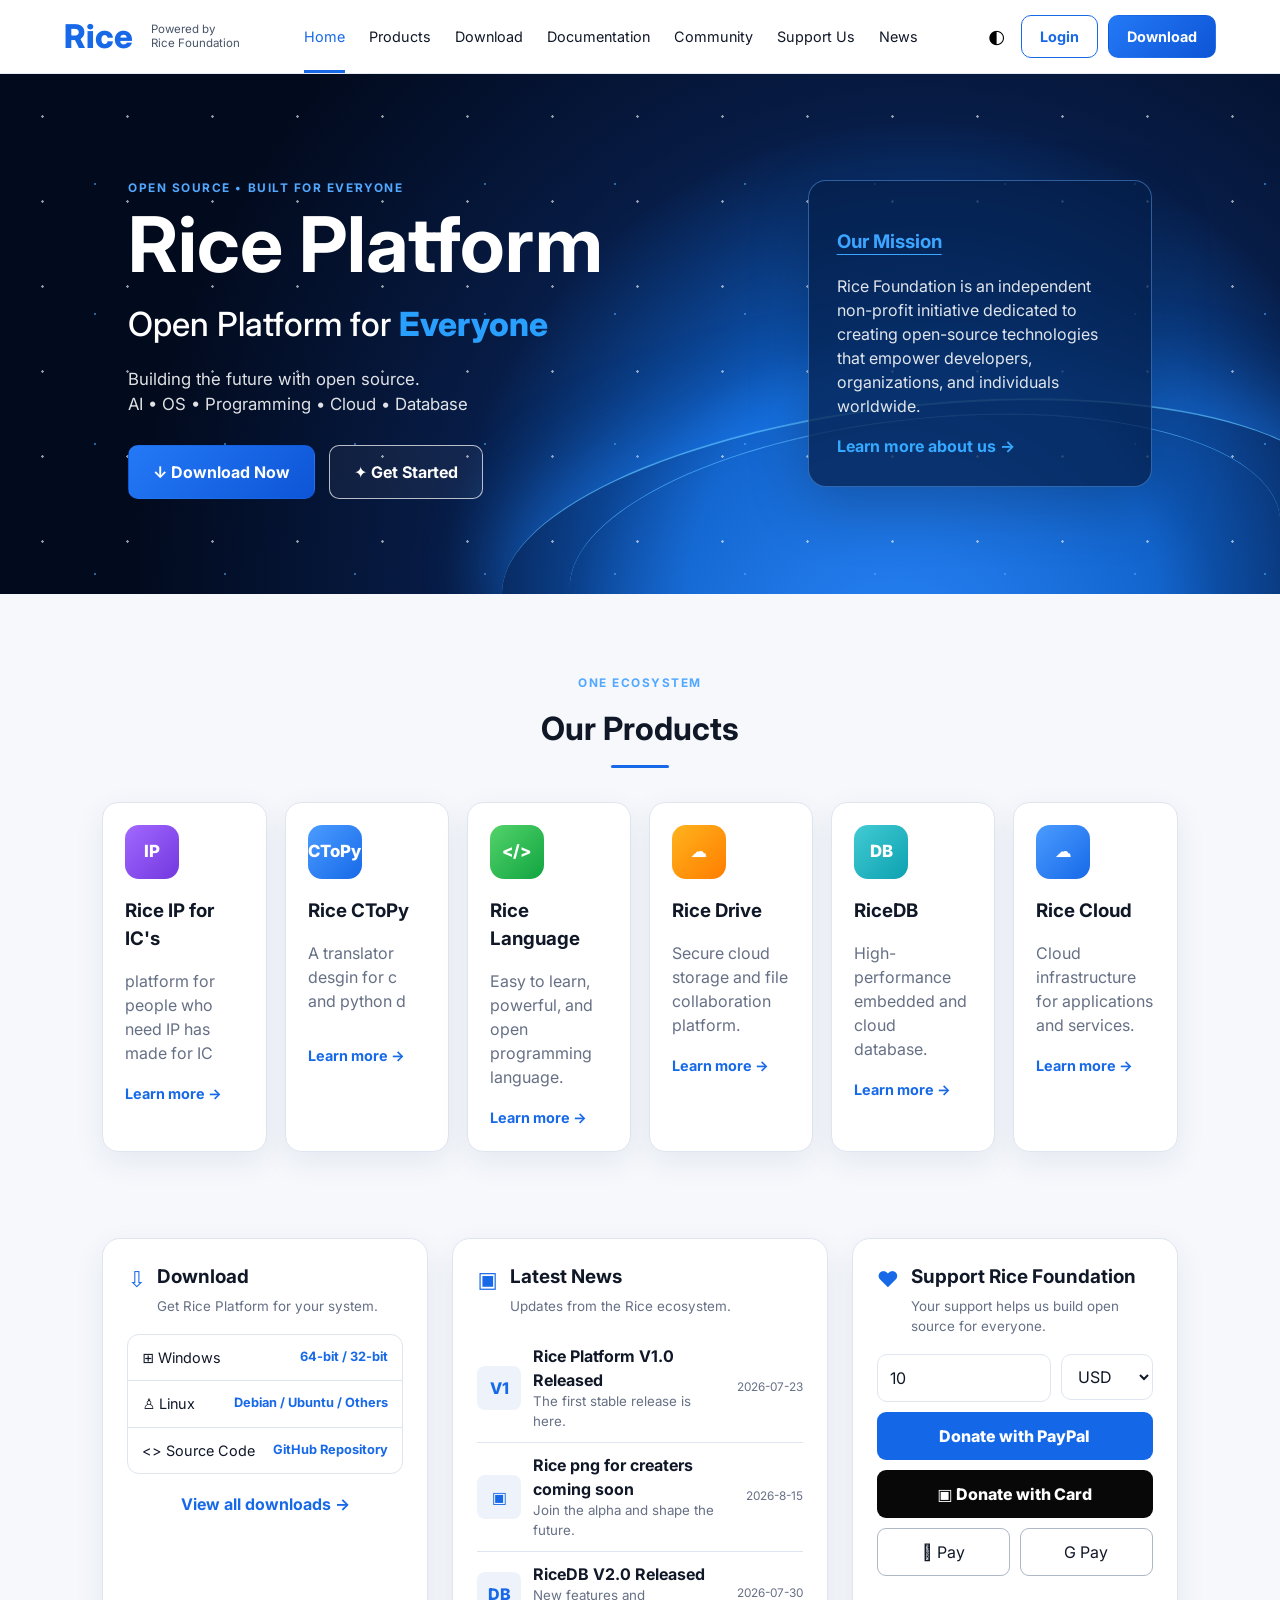
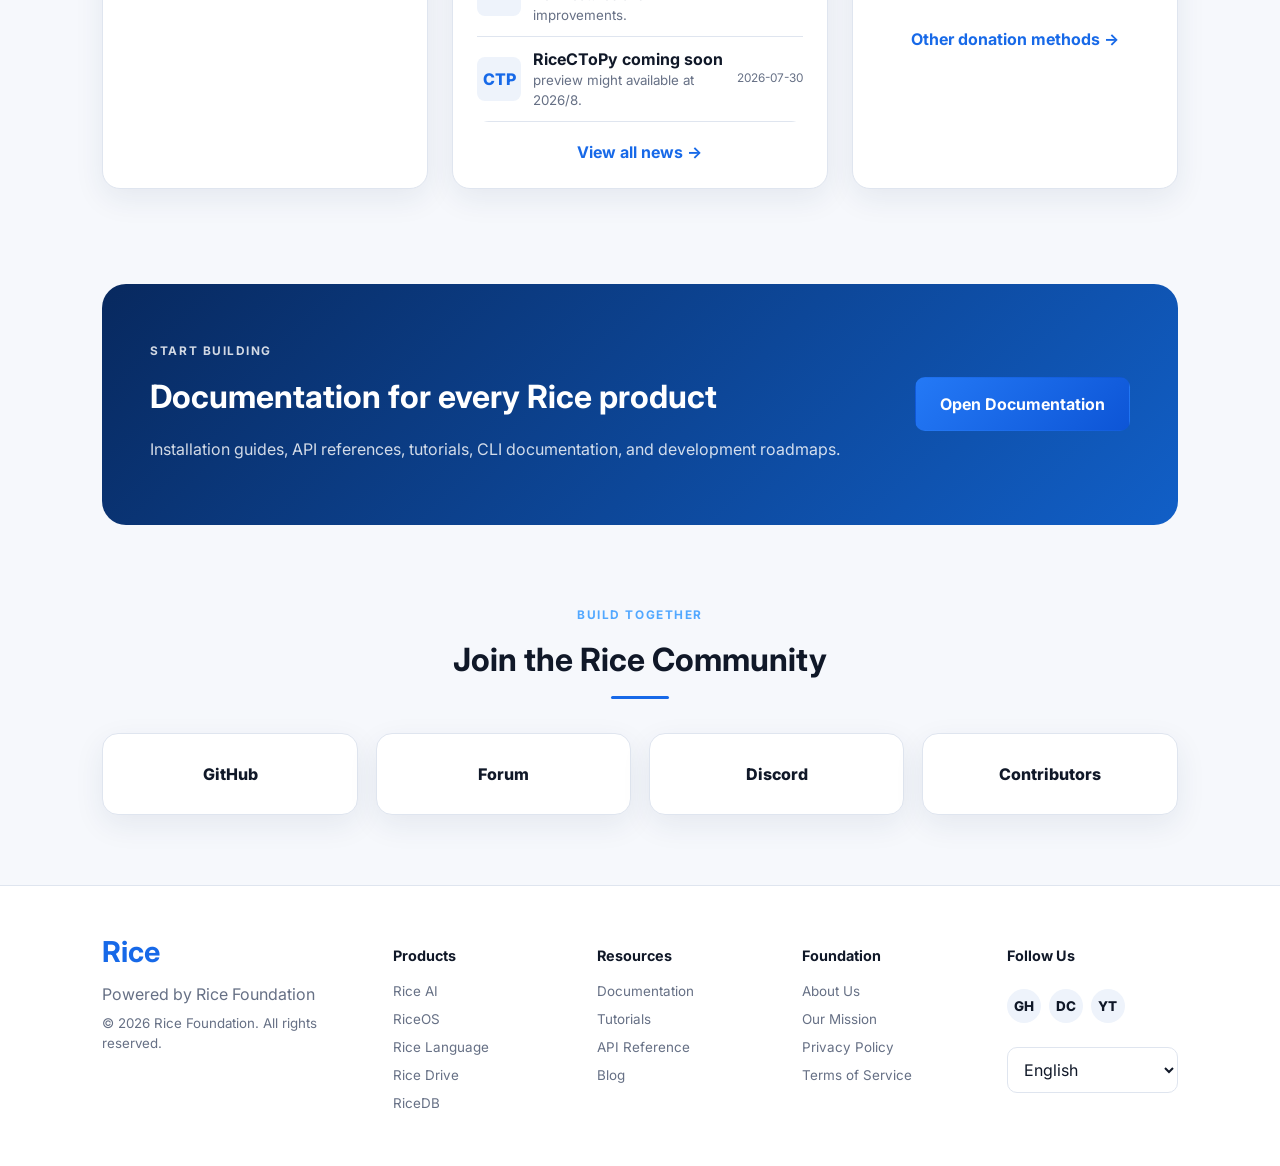
<file: index.html>
<!doctype html>
<html lang="en">
<head>
  <meta charset="utf-8" />
  <meta name="viewport" content="width=device-width, initial-scale=1" />
  <meta name="description" content="Rice Platform — open-source AI, operating systems, programming languages, cloud, and developer tools." />
  <meta name="theme-color" content="#0a3b8f" />
  <title>Rice Platform</title>
  <link rel="preconnect" href="https://fonts.googleapis.com">
  <link rel="preconnect" href="https://fonts.gstatic.com" crossorigin>
  <link href="https://fonts.googleapis.com/css2?family=Inter:wght@400;500;600;700;800&display=swap" rel="stylesheet">
  <link rel="stylesheet" href="styles.css" />
</head>
<body>
  <header class="site-header">
    <a class="brand" href="#home" aria-label="Rice Platform home">
      <span class="brand-name">Rice</span>
      <span class="brand-subtitle">Powered by<br>Rice Foundation</span>
    </a>

    <button class="menu-toggle" type="button" aria-label="Open navigation" aria-expanded="false">☰</button>

    <nav class="main-nav" aria-label="Primary navigation">
      <a class="active" href="#home">Home</a>
      <a href="#products">Products</a>
      <a href="#download">Download</a>
      <a href="#docs">Documentation</a>
      <a href="#community">Community</a>
      <a href="#support">Support Us</a>
      <a href="#news">News</a>
    </nav>

    <div class="header-actions">
      <button id="themeButton" class="icon-button" type="button" aria-label="Toggle dark mode">◐</button>
      <a class="button button-outline button-small" href="#login">Login</a>
      <a class="button button-primary button-small" href="#download">Download</a>
    </div>
  </header>

  <main>
    <section id="home" class="hero">
      <div class="stars"></div>
      <div class="earth-glow"></div>
      <div class="hero-content">
        <p class="eyebrow">OPEN SOURCE • BUILT FOR EVERYONE</p>
        <h1>Rice Platform</h1>
        <h2>Open Platform for <span>Everyone</span></h2>
        <p class="hero-copy">
          Building the future with open source.<br>
          AI • OS • Programming • Cloud • Database
        </p>
        <div class="hero-actions">
          <a class="button button-primary button-large" href="#download">↓ Download Now</a>
          <a class="button button-ghost button-large" href="#products">✦ Get Started</a>
        </div>
      </div>

      <aside class="mission-card">
        <h3>Our Mission</h3>
        <p>
          Rice Foundation is an independent non-profit initiative dedicated to
          creating open-source technologies that empower developers,
          organizations, and individuals worldwide.
        </p>
        <a href="#about">Learn more about us →</a>
      </aside>
    </section>

    <section id="products" class="section">
      <div class="section-heading">
        <p class="eyebrow">ONE ECOSYSTEM</p>
        <h2>Our Products</h2>
      </div>

      <div class="product-grid">
        <article class="product-card">
          <div class="product-icon purple">IP</div>
          <h3>Rice IP for IC's</h3>
          <p>platform for people who need IP has made for IC</p>
          <a href="/ip">Learn more →</a>
        </article>

        <article class="product-card">
          <div class="product-icon blue">CToPy</div>
          <h3>Rice CToPy</h3>
          <p>A translator desgin for c and python d</p>
          <a href="/ctopy">Learn more →</a>
        </article>

        <article class="product-card">
          <div class="product-icon green">&lt;/&gt;</div>
          <h3>Rice Language</h3>
          <p>Easy to learn, powerful, and open programming language.</p>
          <a href="/language">Learn more →</a>
        </article>

        <article class="product-card">
          <div class="product-icon orange">☁</div>
          <h3>Rice Drive</h3>
          <p>Secure cloud storage and file collaboration platform.</p>
          <a href="/drive">Learn more →</a>
        </article>

        <article class="product-card">
          <div class="product-icon cyan">DB</div>
          <h3>RiceDB</h3>
          <p>High-performance embedded and cloud database.</p>
          <a href="/db">Learn more →</a>
        </article>

        <article class="product-card">
          <div class="product-icon blue">☁</div>
          <h3>Rice Cloud</h3>
          <p>Cloud infrastructure for applications and services.</p>
          <a href="/cloud">Learn more →</a>
        </article>
      </div>
    </section>

    <section class="section lower-grid">
      <article id="download" class="panel">
        <div class="panel-title">
          <span>⇩</span>
          <div>
            <h2>Download</h2>
            <p>Get Rice Platform for your system.</p>
          </div>
        </div>

        <div class="download-list">
          <a href="/download"><span>⊞ Windows</span><strong>64-bit / 32-bit</strong></a>
          <a href="/download"><span>♙ Linux</span><strong>Debian / Ubuntu / Others</strong></a>
          <a href="/download"><span>&lt;&gt; Source Code</span><strong>GitHub Repository</strong></a>
        </div>

        <a class="panel-link" href="/download">View all downloads →</a>
      </article>

      <article id="news" class="panel">
        <div class="panel-title">
          <span>▣</span>
          <div>
            <h2>Latest News</h2>
            <p>Updates from the Rice ecosystem.</p>
          </div>
        </div>

        <div class="news-list">
          <a href="/news">
            <span class="news-thumb">V1</span>
            <span><strong>Rice Platform V1.0 Released</strong><small>The first stable release is here.</small></span>
            <time>2026-07-23</time>
          </a>
          <a href="/news">
            <span class="news-thumb">▣</span>
            <span><strong>Rice png for creaters coming soon</strong><small>Join the alpha and shape the future.</small></span>
            <time>2026-8-15</time>
          </a>
          <a href="/news">
            <span class="news-thumb">DB</span>
            <span><strong>RiceDB V2.0 Released</strong><small>New features and improvements.</small></span>
            <time>2026-07-30</time>
          </a>
          <a href="/news">
            <span class="news-thumb">CTP</span>
            <span><strong>RiceCToPy coming soon</strong><small>preview might available at 2026/8.</small></span>
            <time>2026-07-30</time>
          </a>
        </div>

        <a class="panel-link" href="/news">View all news →</a>
      </article>

      <article id="support" class="panel support-panel">
        <div class="panel-title">
          <span>♥</span>
          <div>
            <h2>Support Rice Foundation</h2>
            <p>Your support helps us build open source for everyone.</p>
          </div>
        </div>

        <form id="donationForm" class="donation-form">
          <div class="donation-row">
            <label>
              <span class="sr-only">Amount</span>
              <input id="amount" type="number" min="1" step="1" value="10" />
            </label>
            <label>
              <span class="sr-only">Currency</span>
              <select id="currency">
                <option>USD</option>
                <option>TWD</option>
                <option>EUR</option>
                <option>JPY</option>
              </select>
            </label>
          </div>

          <button class="donate paypal" type="submit">Donate with PayPal</button>
          <button class="donate card" type="button">▣ Donate with Card</button>

          <div class="wallet-row">
            <button type="button"> Pay</button>
            <button type="button">G Pay</button>
          </div>
        </form>

        <p id="donationMessage" class="donation-message" aria-live="polite"></p>
        <a class="panel-link" href="/support">Other donation methods →</a>
      </article>
    </section>

    <section id="docs" class="section cta-section">
      <div>
        <p class="eyebrow">START BUILDING</p>
        <h2>Documentation for every Rice product</h2>
        <p>Installation guides, API references, tutorials, CLI documentation, and development roadmaps.</p>
      </div>
      <a class="button button-primary button-large" href="/docs">Open Documentation</a>
    </section>

    <section id="community" class="section community-section">
      <div class="section-heading">
        <p class="eyebrow">BUILD TOGETHER</p>
        <h2>Join the Rice Community</h2>
      </div>
      <div class="community-grid">
        <a href="#">GitHub</a>
        <a href="#">Forum</a>
        <a href="#">Discord</a>
        <a href="#">Contributors</a>
      </div>
    </section>
  </main>

  <footer class="site-footer">
    <div class="footer-brand">
      <strong>Rice</strong>
      <span>Powered by Rice Foundation</span>
      <small>© 2026 Rice Foundation. All rights reserved.</small>
    </div>

    <div class="footer-column">
      <h3>Products</h3>
      <a href="/ai">Rice AI</a>
      <a href="/os">RiceOS</a>
      <a href="/language">Rice Language</a>
      <a href="/drive">Rice Drive</a>
      <a href="/db">RiceDB</a>
    </div>

    <div class="footer-column">
      <h3>Resources</h3>
      <a href="/docs">Documentation</a>
      <a href="#">Tutorials</a>
      <a href="#">API Reference</a>
      <a href="/news">Blog</a>
    </div>

    <div class="footer-column">
      <h3>Foundation</h3>
      <a href="/about">About Us</a>
      <a href="#">Our Mission</a>
      <a href="#">Privacy Policy</a>
      <a href="#">Terms of Service</a>
    </div>

    <div class="footer-column">
      <h3>Follow Us</h3>
      <div class="socials">
        <a href="#" aria-label="GitHub">GH</a>
        <a href="#" aria-label="Discord">DC</a>
        <a href="#" aria-label="YouTube">YT</a>
      </div>
      <select aria-label="Language">
        <option>English</option>
        <option>繁體中文</option>
      </select>
    </div>
  </footer>

  <script src="script.js"></script>
</body>
</html>
</file>
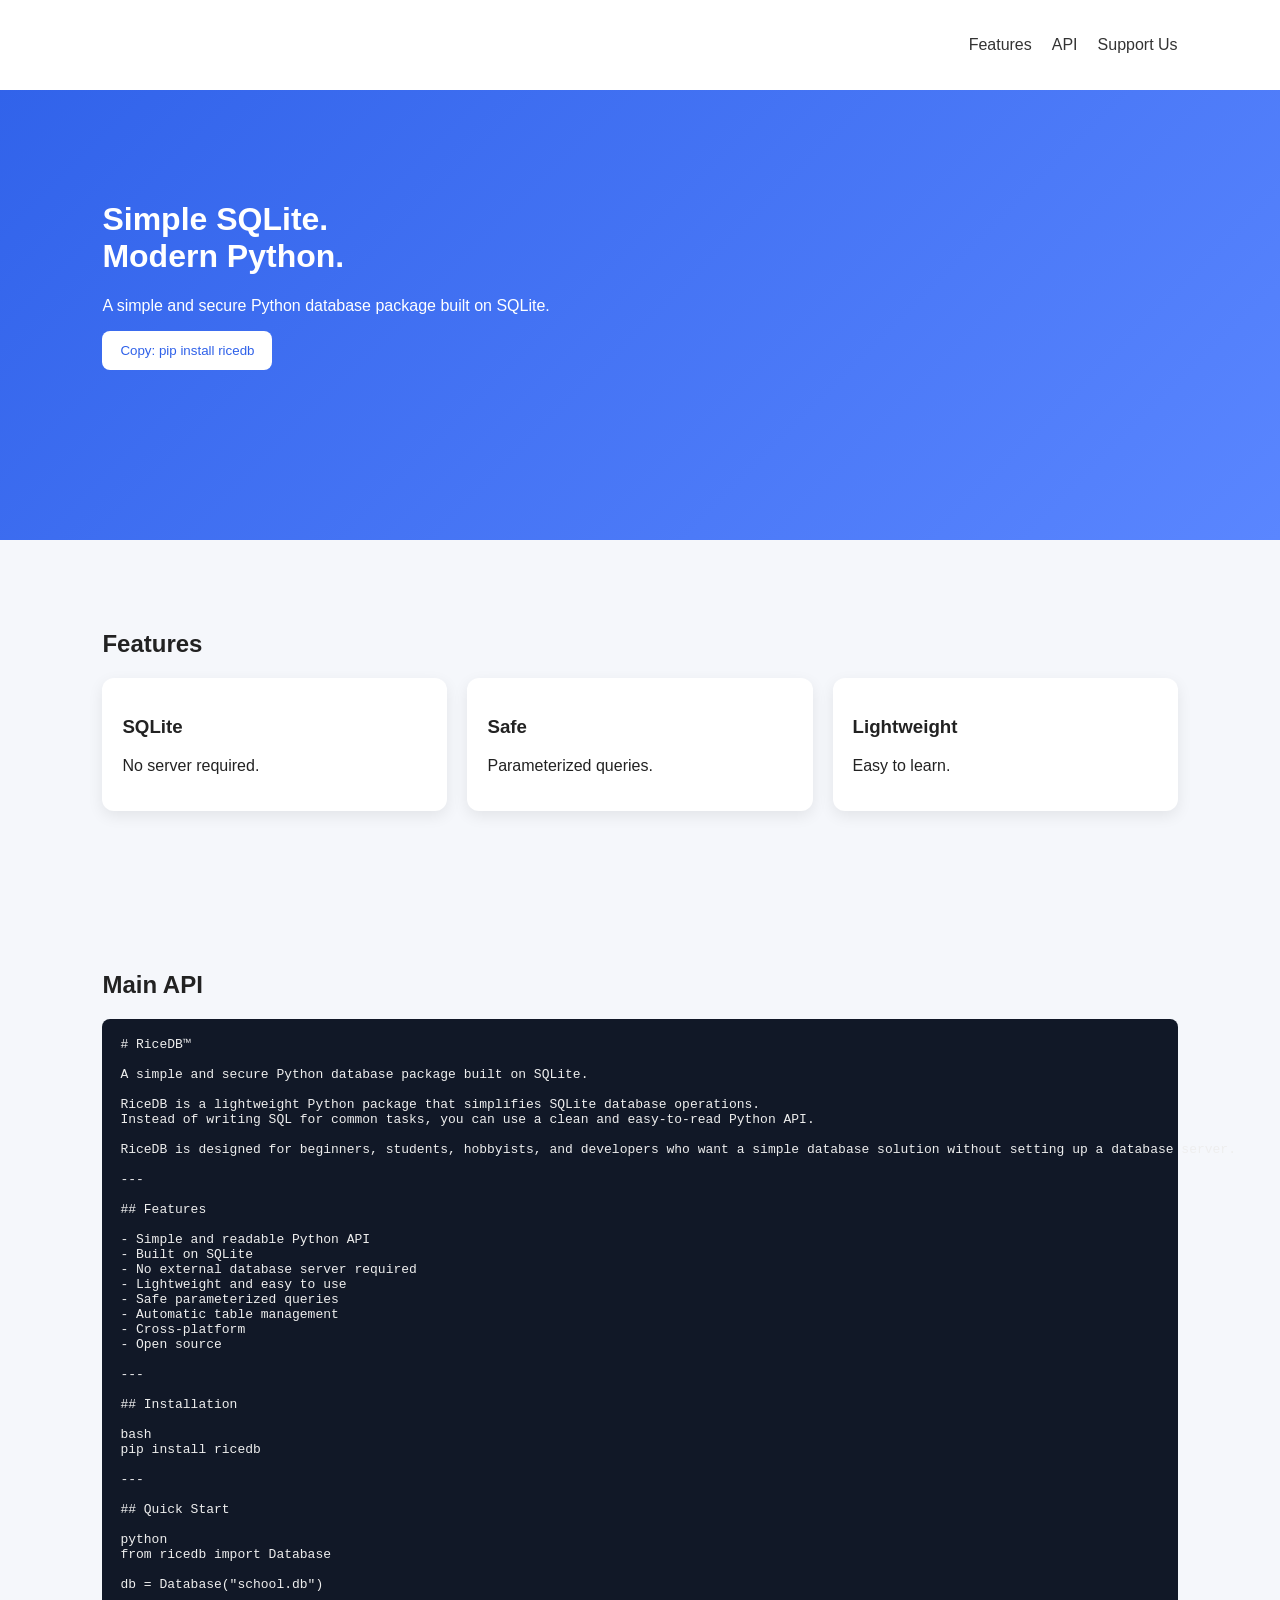
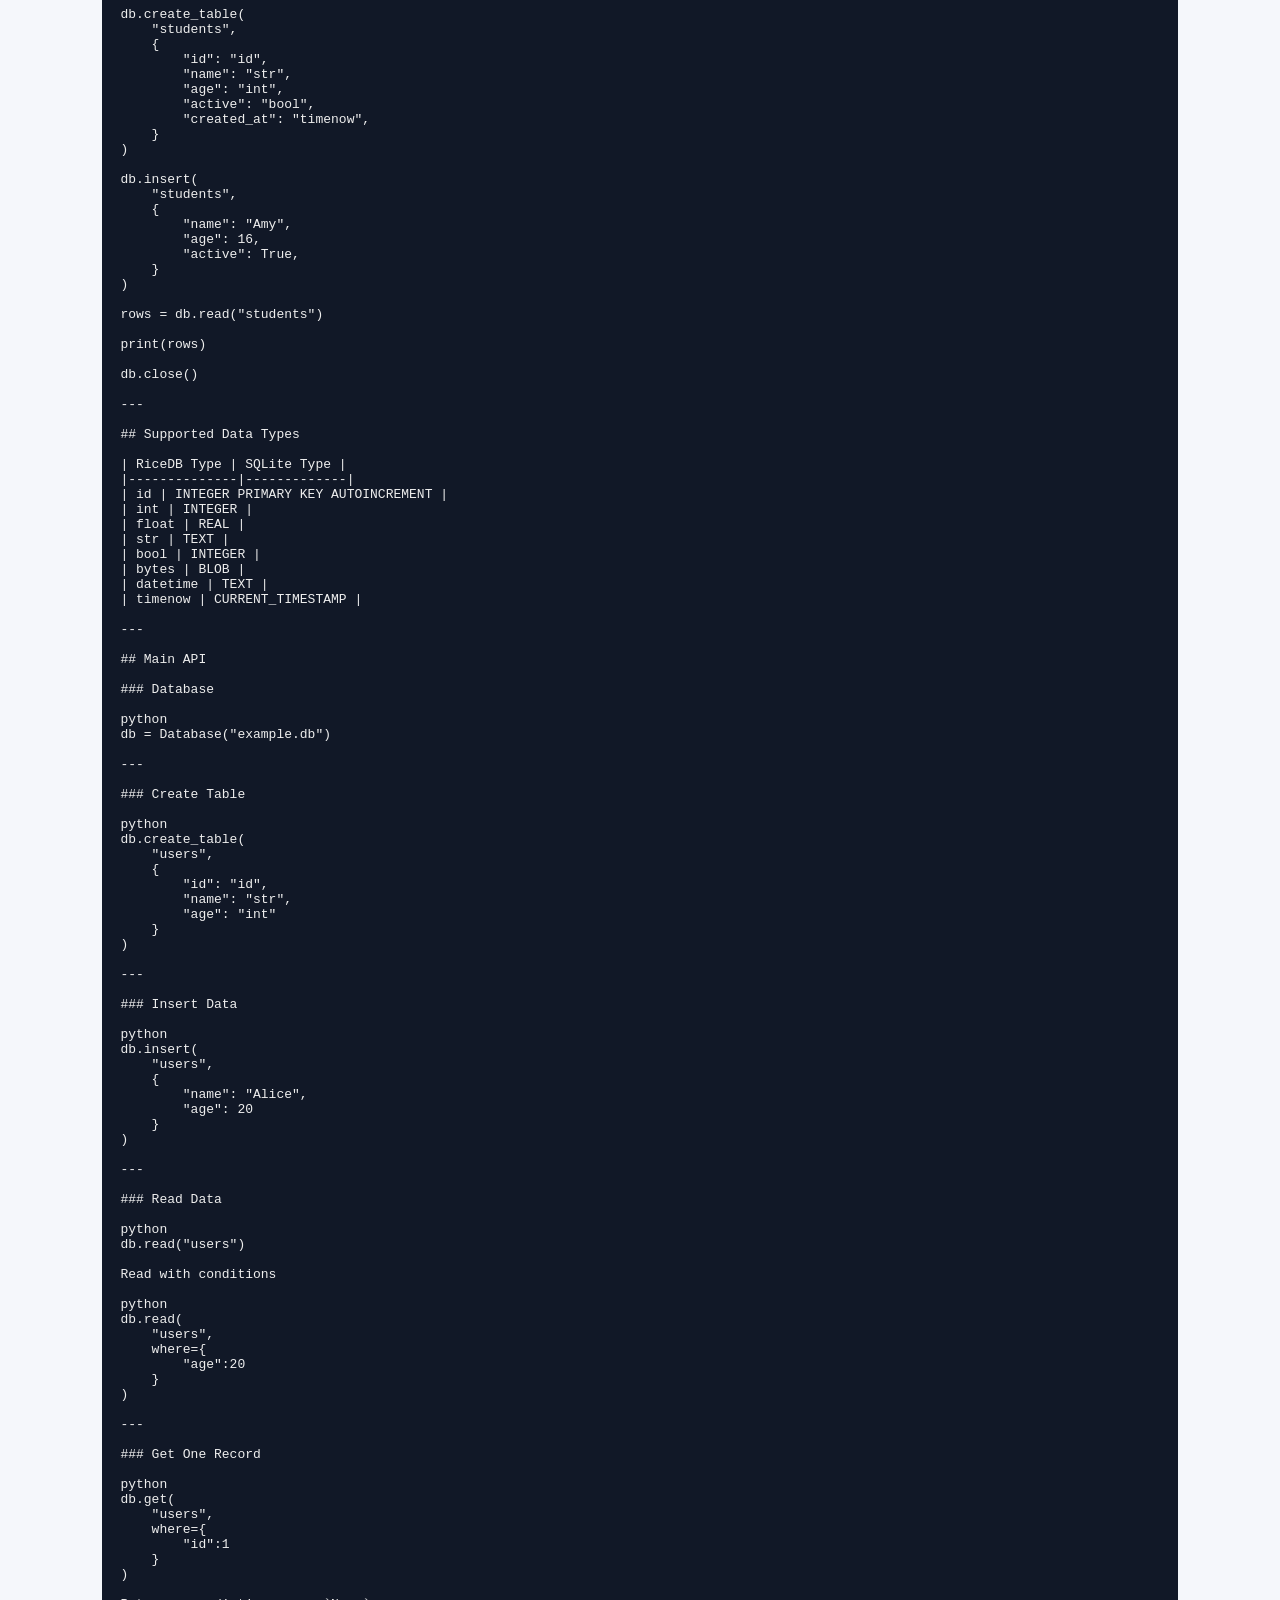
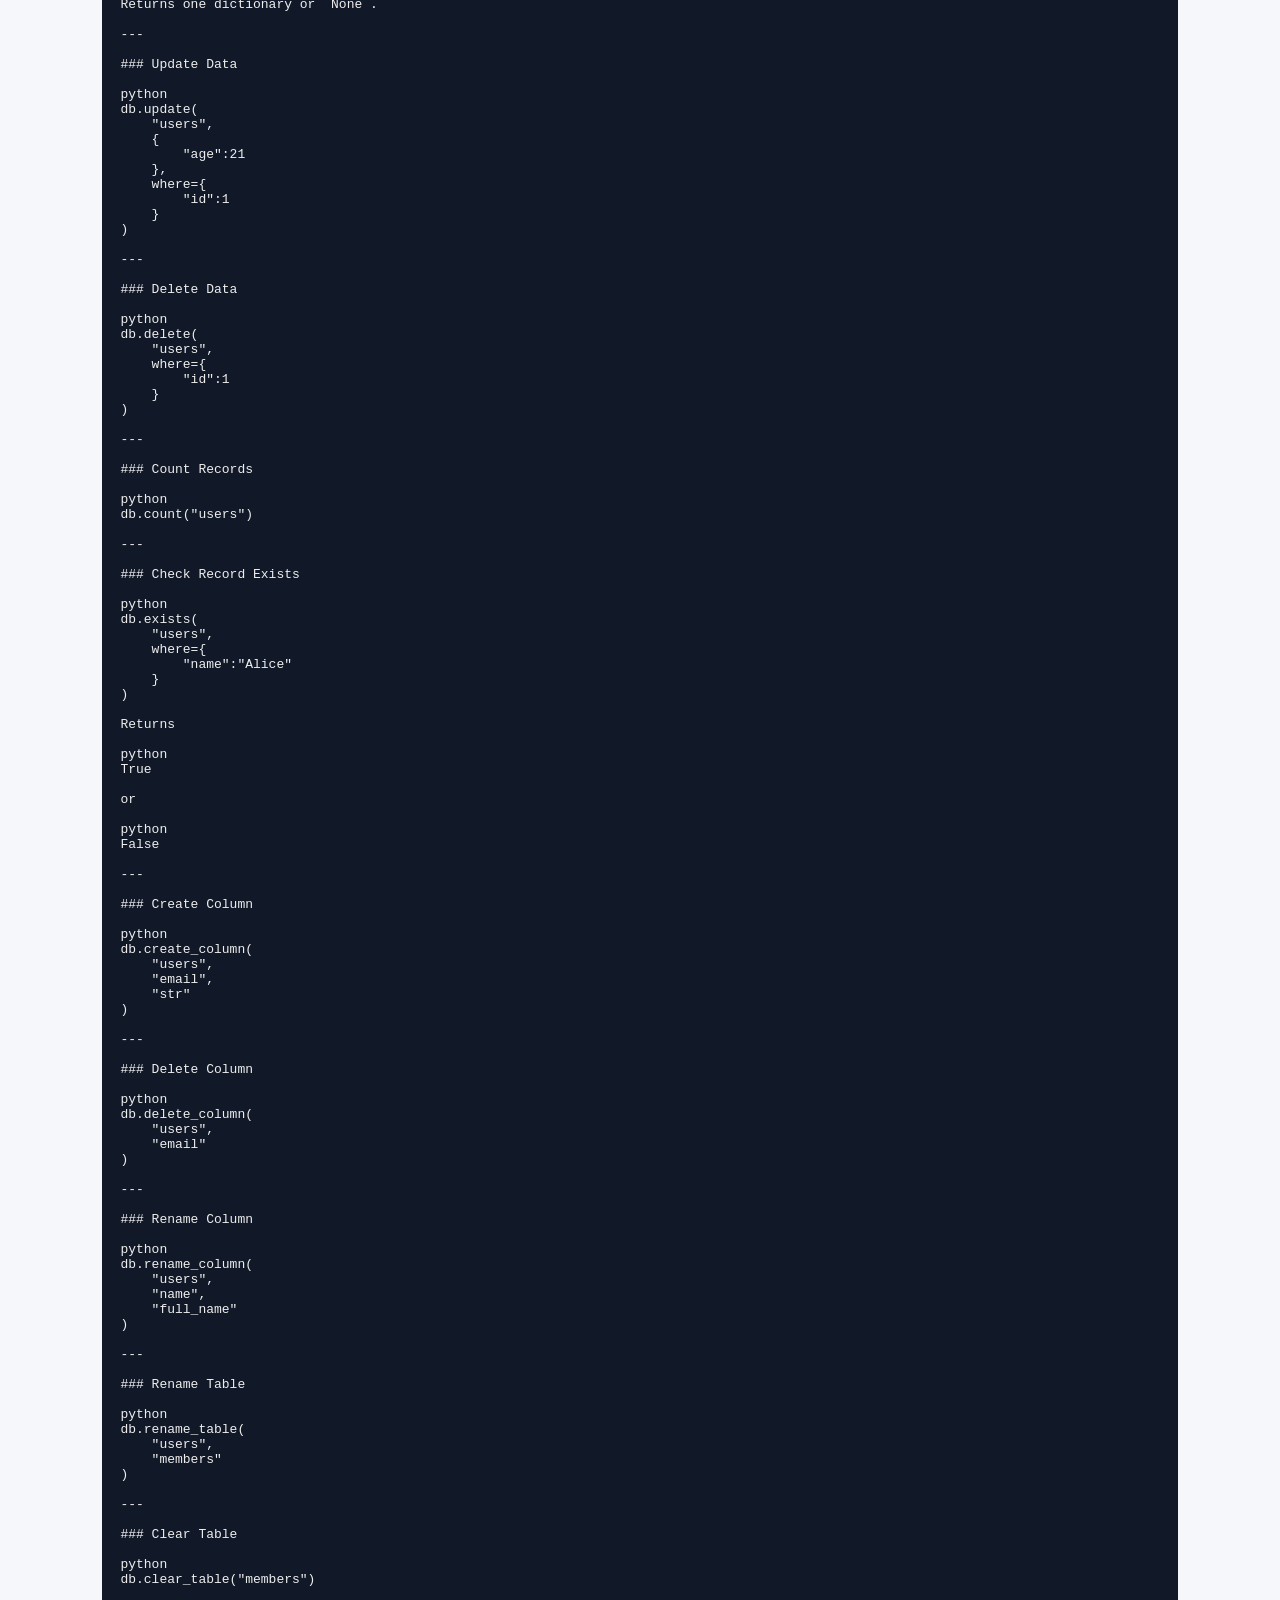
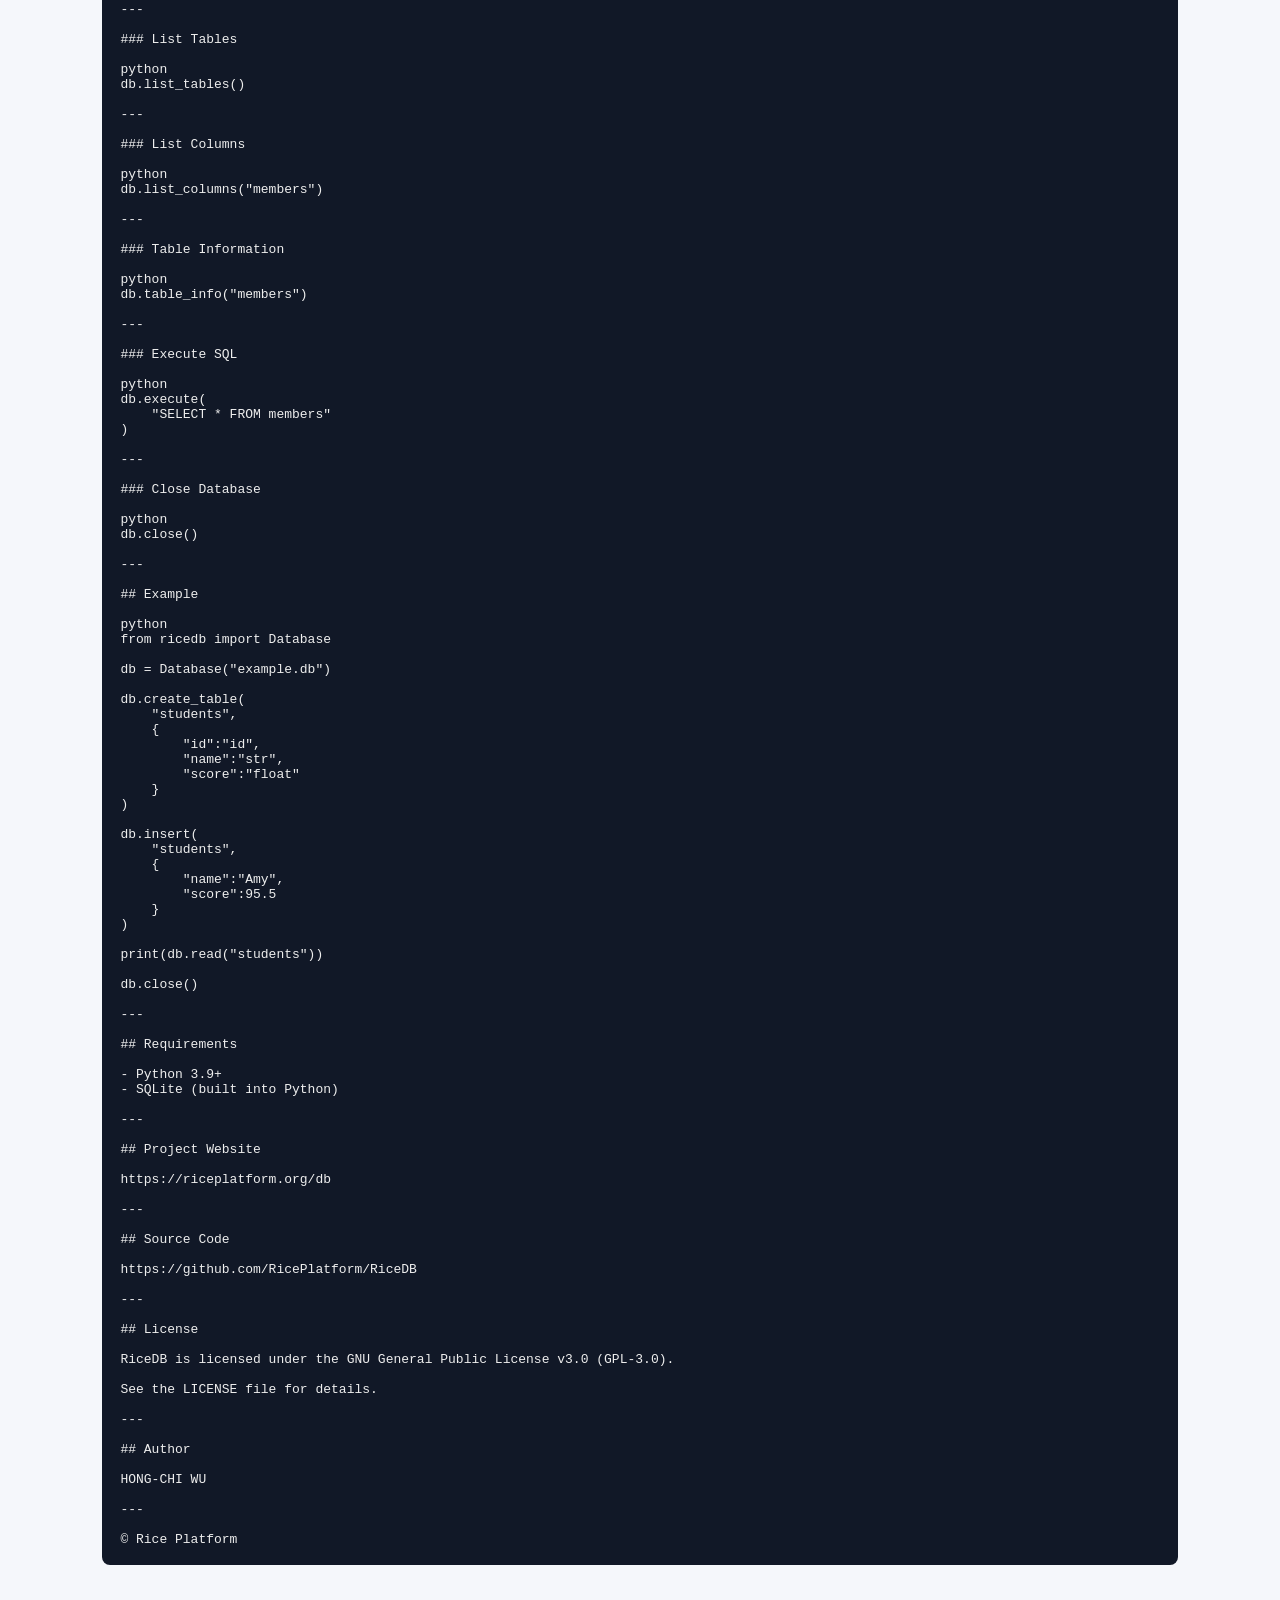
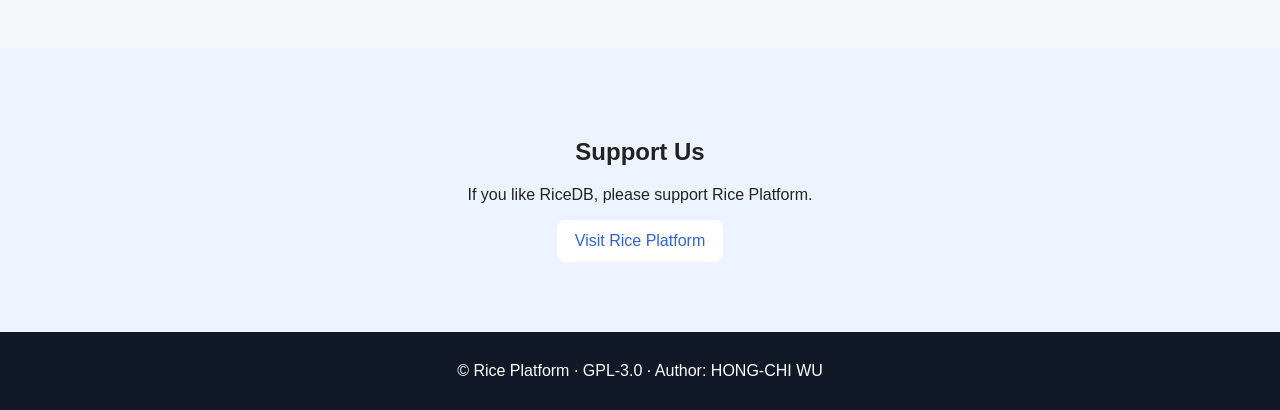
<file: db/index.html>
<!DOCTYPE html>
<html lang="en">
<head>
<meta charset="UTF-8">
<meta name="viewport" content="width=device-width,initial-scale=1">
<title>RiceDB | Rice Platform</title>
<link rel="stylesheet" href="/db/styles.css">
</head>
<body>
<header class="hero">
<nav>
<div class="logo">RiceDB™</div>
<ul>
<li><a href="#features">Features</a></li>
<li><a href="#api">API</a></li>
<li><a href="#support">Support Us</a></li>
</ul>
</nav>
<div class="hero-content">
<h1>Simple SQLite.<br>Modern Python.</h1>
<p>A simple and secure Python database package built on SQLite.</p>
<button id="copyBtn">Copy: pip install ricedb</button>
</div>
</header>

<section id="features" class="section">
<h2>Features</h2>
<div class="cards">
<div class="card"><h3>SQLite</h3><p>No server required.</p></div>
<div class="card"><h3>Safe</h3><p>Parameterized queries.</p></div>
<div class="card"><h3>Lightweight</h3><p>Easy to learn.</p></div>
</div>
</section>

<section id="api" class="section">
<h2>Main API</h2>
<pre># RiceDB™

A simple and secure Python database package built on SQLite.

RiceDB is a lightweight Python package that simplifies SQLite database operations.
Instead of writing SQL for common tasks, you can use a clean and easy-to-read Python API.

RiceDB is designed for beginners, students, hobbyists, and developers who want a simple database solution without setting up a database server.

---

## Features

- Simple and readable Python API
- Built on SQLite
- No external database server required
- Lightweight and easy to use
- Safe parameterized queries
- Automatic table management
- Cross-platform
- Open source

---

## Installation

bash
pip install ricedb

---

## Quick Start

python
from ricedb import Database

db = Database("school.db")

db.create_table(
    "students",
    {
        "id": "id",
        "name": "str",
        "age": "int",
        "active": "bool",
        "created_at": "timenow",
    }
)

db.insert(
    "students",
    {
        "name": "Amy",
        "age": 16,
        "active": True,
    }
)

rows = db.read("students")

print(rows)

db.close()

---

## Supported Data Types

| RiceDB Type | SQLite Type |
|--------------|-------------|
| id | INTEGER PRIMARY KEY AUTOINCREMENT |
| int | INTEGER |
| float | REAL |
| str | TEXT |
| bool | INTEGER |
| bytes | BLOB |
| datetime | TEXT |
| timenow | CURRENT_TIMESTAMP |

---

## Main API

### Database

python
db = Database("example.db")

---

### Create Table

python
db.create_table(
    "users",
    {
        "id": "id",
        "name": "str",
        "age": "int"
    }
)

---

### Insert Data

python
db.insert(
    "users",
    {
        "name": "Alice",
        "age": 20
    }
)

---

### Read Data

python
db.read("users")

Read with conditions

python
db.read(
    "users",
    where={
        "age":20
    }
)

---

### Get One Record

python
db.get(
    "users",
    where={
        "id":1
    }
)

Returns one dictionary or `None`.

---

### Update Data

python
db.update(
    "users",
    {
        "age":21
    },
    where={
        "id":1
    }
)

---

### Delete Data

python
db.delete(
    "users",
    where={
        "id":1
    }
)

---

### Count Records

python
db.count("users")

---

### Check Record Exists

python
db.exists(
    "users",
    where={
        "name":"Alice"
    }
)

Returns

python
True

or

python
False

---

### Create Column

python
db.create_column(
    "users",
    "email",
    "str"
)

---

### Delete Column

python
db.delete_column(
    "users",
    "email"
)

---

### Rename Column

python
db.rename_column(
    "users",
    "name",
    "full_name"
)

---

### Rename Table

python
db.rename_table(
    "users",
    "members"
)

---

### Clear Table

python
db.clear_table("members")

---

### List Tables

python
db.list_tables()

---

### List Columns

python
db.list_columns("members")

---

### Table Information

python
db.table_info("members")

---

### Execute SQL

python
db.execute(
    "SELECT * FROM members"
)

---

### Close Database

python
db.close()

---

## Example

python
from ricedb import Database

db = Database("example.db")

db.create_table(
    "students",
    {
        "id":"id",
        "name":"str",
        "score":"float"
    }
)

db.insert(
    "students",
    {
        "name":"Amy",
        "score":95.5
    }
)

print(db.read("students"))

db.close()

---

## Requirements

- Python 3.9+
- SQLite (built into Python)

---

## Project Website

https://riceplatform.org/db

---

## Source Code

https://github.com/RicePlatform/RiceDB

---

## License

RiceDB is licensed under the GNU General Public License v3.0 (GPL-3.0).

See the LICENSE file for details.

---

## Author

HONG-CHI WU

---

© Rice Platform
</pre>
</section>

<section id="support" class="section support">
<h2>Support Us</h2>
<p>If you like RiceDB, please support Rice Platform.</p>
<a class="button" href="https://riceplatform.org">Visit Rice Platform</a>
</section>

<footer>© Rice Platform · GPL-3.0 · Author: HONG-CHI WU</footer>
<script src="/db/main.js"></script>
</body>
</html>
</file>
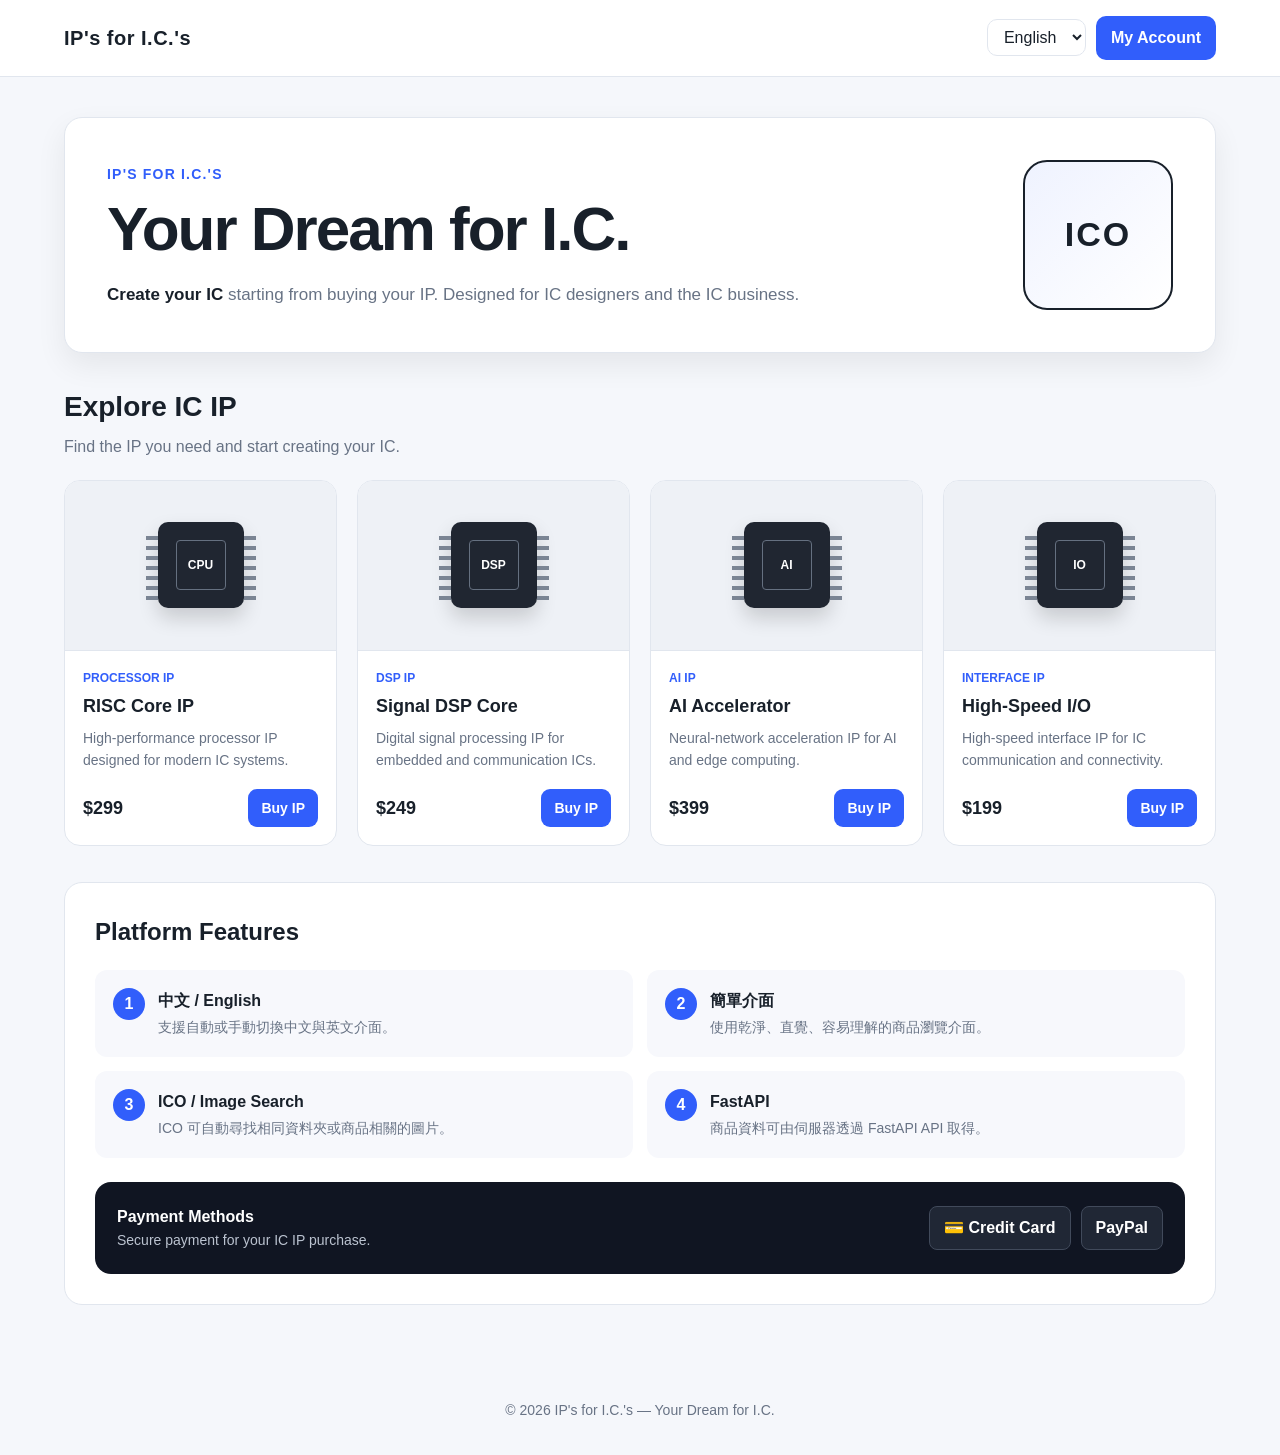
<file: ip/index.html>
<!DOCTYPE html>
<html lang="zh-Hant">
<head>
  <meta charset="UTF-8" />
  <meta name="viewport" content="width=device-width, initial-scale=1.0" />

  <title>Your Dream for I.C.</title>

  <style>
    /* =========================
       基本設定
    ========================== */
    * {
      box-sizing: border-box;
      margin: 0;
      padding: 0;
    }

    :root {
      --bg: #f5f7fb;
      --card: #ffffff;
      --text: #18202a;
      --sub-text: #687385;
      --border: #e1e6ee;
      --primary: #315efb;
      --primary-hover: #2449c9;
      --shadow: 0 12px 30px rgba(0, 0, 0, 0.07);
      --radius: 18px;
    }

    body {
      font-family:
        -apple-system,
        BlinkMacSystemFont,
        "Segoe UI",
        "Noto Sans TC",
        "Microsoft JhengHei",
        Arial,
        sans-serif;

      background: var(--bg);
      color: var(--text);
      line-height: 1.6;
    }

    button,
    input,
    select {
      font: inherit;
    }

    button {
      cursor: pointer;
    }

    /* =========================
       頂部導覽
    ========================== */
    .navbar {
      width: 100%;
      background: rgba(255, 255, 255, 0.95);
      border-bottom: 1px solid var(--border);
      position: sticky;
      top: 0;
      z-index: 100;
      backdrop-filter: blur(10px);
    }

    .navbar-inner {
      max-width: 1200px;
      margin: auto;
      padding: 16px 24px;

      display: flex;
      align-items: center;
      justify-content: space-between;
      gap: 20px;
    }

    .logo {
      font-size: 20px;
      font-weight: 800;
      letter-spacing: 0.5px;
      color: var(--text);
    }

    .nav-right {
      display: flex;
      align-items: center;
      gap: 10px;
    }

    .language-select {
      border: 1px solid var(--border);
      border-radius: 10px;
      padding: 8px 12px;
      background: white;
      color: var(--text);
      outline: none;
    }

    .nav-button {
      border: 0;
      background: var(--primary);
      color: white;
      padding: 9px 15px;
      border-radius: 10px;
      font-weight: 700;
    }

    .nav-button:hover {
      background: var(--primary-hover);
    }

    /* =========================
       主要內容
    ========================== */
    .container {
      max-width: 1200px;
      margin: auto;
      padding: 40px 24px 60px;
    }

    /* =========================
       Title / Info 區域
    ========================== */
    .hero {
      background: var(--card);
      border: 1px solid var(--border);
      border-radius: var(--radius);
      box-shadow: var(--shadow);

      padding: 42px;
      margin-bottom: 32px;

      display: grid;
      grid-template-columns: 1fr auto;
      align-items: center;
      gap: 40px;
    }

    .hero-label {
      display: inline-block;
      color: var(--primary);
      font-size: 14px;
      font-weight: 800;
      text-transform: uppercase;
      letter-spacing: 1.2px;
      margin-bottom: 10px;
    }

    .hero h1 {
      font-size: clamp(34px, 5vw, 62px);
      line-height: 1.1;
      letter-spacing: -2px;
      margin-bottom: 18px;
    }

    .hero-info {
      color: var(--sub-text);
      max-width: 720px;
      font-size: 17px;
    }

    .hero-info strong {
      color: var(--text);
    }

    /* =========================
       ICO 方塊
    ========================== */
    .ico-box {
      width: 150px;
      height: 150px;

      display: flex;
      align-items: center;
      justify-content: center;

      border: 2px solid var(--text);
      border-radius: 24px;

      font-size: 34px;
      font-weight: 900;
      letter-spacing: 2px;

      background:
        linear-gradient(
          135deg,
          rgba(49, 94, 251, 0.08),
          rgba(49, 94, 251, 0)
        );
    }

    /* =========================
       商品區域
    ========================== */
    .section-title {
      margin-bottom: 20px;
    }

    .section-title h2 {
      font-size: 28px;
      margin-bottom: 5px;
    }

    .section-title p {
      color: var(--sub-text);
    }

    .product-grid {
      display: grid;
      grid-template-columns: repeat(4, 1fr);
      gap: 20px;
    }

    .product-card {
      background: var(--card);
      border: 1px solid var(--border);
      border-radius: 16px;
      overflow: hidden;

      transition:
        transform 0.2s ease,
        box-shadow 0.2s ease;
    }

    .product-card:hover {
      transform: translateY(-5px);
      box-shadow: var(--shadow);
    }

    .product-image {
      height: 170px;
      background: #eef1f6;

      display: flex;
      align-items: center;
      justify-content: center;

      border-bottom: 1px solid var(--border);
      position: relative;
      overflow: hidden;
    }

    /* 模擬晶片圖示 */
    .chip {
      width: 86px;
      height: 86px;
      background: #202631;
      border-radius: 10px;
      position: relative;
      box-shadow: 0 10px 20px rgba(0, 0, 0, 0.16);
    }

    .chip::before,
    .chip::after {
      content: "";
      position: absolute;
      background: repeating-linear-gradient(
        to bottom,
        transparent 0,
        transparent 6px,
        #7a8493 6px,
        #7a8493 10px
      );
      width: 12px;
      height: 70px;
      top: 8px;
    }

    .chip::before {
      left: -12px;
    }

    .chip::after {
      right: -12px;
    }

    .chip-center {
      position: absolute;
      inset: 18px;

      display: flex;
      align-items: center;
      justify-content: center;

      border: 1px solid #657080;
      color: white;
      font-size: 12px;
      font-weight: 800;
      border-radius: 4px;
    }

    .product-content {
      padding: 18px;
    }

    .product-type {
      color: var(--primary);
      font-size: 12px;
      font-weight: 800;
      margin-bottom: 4px;
    }

    .product-name {
      font-size: 18px;
      margin-bottom: 6px;
    }

    .product-description {
      min-height: 46px;
      color: var(--sub-text);
      font-size: 14px;
      margin-bottom: 16px;
    }

    .product-bottom {
      display: flex;
      justify-content: space-between;
      align-items: center;
      gap: 10px;
    }

    .price {
      font-size: 18px;
      font-weight: 800;
    }

    .buy-button {
      border: 0;
      color: white;
      background: var(--primary);
      border-radius: 9px;
      padding: 8px 13px;
      font-size: 14px;
      font-weight: 700;
    }

    .buy-button:hover {
      background: var(--primary-hover);
    }

    /* =========================
       功能需求 / Notes
    ========================== */
    .features {
      margin-top: 36px;
      background: var(--card);
      border: 1px solid var(--border);
      border-radius: var(--radius);
      padding: 30px;
    }

    .features h2 {
      margin-bottom: 18px;
    }

    .feature-list {
      display: grid;
      grid-template-columns: repeat(2, 1fr);
      gap: 14px;
    }

    .feature {
      padding: 18px;
      background: #f7f8fc;
      border-radius: 12px;

      display: flex;
      gap: 13px;
      align-items: flex-start;
    }

    .feature-number {
      min-width: 32px;
      height: 32px;
      border-radius: 50%;

      display: flex;
      align-items: center;
      justify-content: center;

      background: var(--primary);
      color: white;
      font-weight: 800;
    }

    .feature h3 {
      font-size: 16px;
      margin-bottom: 3px;
    }

    .feature p {
      color: var(--sub-text);
      font-size: 14px;
    }

    /* =========================
       Payment
    ========================== */
    .payment {
      margin-top: 24px;
      padding: 22px;

      display: flex;
      align-items: center;
      justify-content: space-between;
      gap: 20px;

      background: #101522;
      color: white;
      border-radius: 16px;
    }

    .payment p {
      color: #bbc3d0;
      font-size: 14px;
    }

    .payment-methods {
      display: flex;
      gap: 10px;
      flex-wrap: wrap;
    }

    .payment-badge {
      border: 1px solid #414a5b;
      background: #202735;
      padding: 8px 14px;
      border-radius: 8px;
      font-weight: 700;
    }

    /* =========================
       Footer
    ========================== */
    footer {
      text-align: center;
      color: var(--sub-text);
      padding: 34px 20px;
      font-size: 14px;
    }

    /* =========================
       手機 Responsive
    ========================== */
    @media (max-width: 900px) {
      .hero {
        grid-template-columns: 1fr;
      }

      .ico-box {
        width: 120px;
        height: 120px;
      }

      .product-grid {
        grid-template-columns: repeat(2, 1fr);
      }
    }

    @media (max-width: 600px) {
      .navbar-inner {
        padding: 14px 16px;
      }

      .container {
        padding: 24px 16px 40px;
      }

      .hero {
        padding: 26px;
      }

      .hero h1 {
        letter-spacing: -1px;
      }

      .product-grid,
      .feature-list {
        grid-template-columns: 1fr;
      }

      .payment {
        flex-direction: column;
        align-items: flex-start;
      }

      .language-select {
        max-width: 105px;
      }
    }
  </style>
</head>

<body>

  <!-- =========================
       Navigation
  ========================== -->
  <nav class="navbar">
    <div class="navbar-inner">

      <div class="logo">
        IP's for I.C.'s
      </div>

      <div class="nav-right">
        <!-- 中文 / English 切換 -->
        <select class="language-select" id="languageSelect">
          <option value="en">English</option>
          <option value="zh">中文</option>
        </select>

        <button class="nav-button">
          My Account
        </button>
      </div>

    </div>
  </nav>


  <main class="container">

    <!-- =========================
         Title + Info + ICO
    ========================== -->
    <section class="hero">

      <div>
        <span class="hero-label">
          IP's for I.C.'s
        </span>

        <h1 id="mainTitle">
          Your Dream for I.C.
        </h1>

        <p class="hero-info" id="mainInfo">
          <strong>Create your IC</strong> starting from buying your IP.
          Designed for IC designers and the IC business.
        </p>
      </div>

      <div class="ico-box">
        ICO
      </div>

    </section>


    <!-- =========================
         Product / IP 商品
    ========================== -->
    <section>

      <div class="section-title">
        <h2 id="productTitle">
          Explore IC IP
        </h2>

        <p id="productSubtitle">
          Find the IP you need and start creating your IC.
        </p>
      </div>


      <div class="product-grid">

        <!-- Product 1 -->
        <article class="product-card">

          <div class="product-image">
            <div class="chip">
              <div class="chip-center">
                CPU
              </div>
            </div>
          </div>

          <div class="product-content">

            <div class="product-type">
              PROCESSOR IP
            </div>

            <h3 class="product-name">
              RISC Core IP
            </h3>

            <p class="product-description">
              High-performance processor IP designed for modern IC systems.
            </p>

            <div class="product-bottom">
              <span class="price">
                $299
              </span>

              <button class="buy-button">
                Buy IP
              </button>
            </div>

          </div>

        </article>


        <!-- Product 2 -->
        <article class="product-card">

          <div class="product-image">
            <div class="chip">
              <div class="chip-center">
                DSP
              </div>
            </div>
          </div>

          <div class="product-content">

            <div class="product-type">
              DSP IP
            </div>

            <h3 class="product-name">
              Signal DSP Core
            </h3>

            <p class="product-description">
              Digital signal processing IP for embedded and communication ICs.
            </p>

            <div class="product-bottom">
              <span class="price">
                $249
              </span>

              <button class="buy-button">
                Buy IP
              </button>
            </div>

          </div>

        </article>


        <!-- Product 3 -->
        <article class="product-card">

          <div class="product-image">
            <div class="chip">
              <div class="chip-center">
                AI
              </div>
            </div>
          </div>

          <div class="product-content">

            <div class="product-type">
              AI IP
            </div>

            <h3 class="product-name">
              AI Accelerator
            </h3>

            <p class="product-description">
              Neural-network acceleration IP for AI and edge computing.
            </p>

            <div class="product-bottom">
              <span class="price">
                $399
              </span>

              <button class="buy-button">
                Buy IP
              </button>
            </div>

          </div>

        </article>


        <!-- Product 4 -->
        <article class="product-card">

          <div class="product-image">
            <div class="chip">
              <div class="chip-center">
                IO
              </div>
            </div>
          </div>

          <div class="product-content">

            <div class="product-type">
              INTERFACE IP
            </div>

            <h3 class="product-name">
              High-Speed I/O
            </h3>

            <p class="product-description">
              High-speed interface IP for IC communication and connectivity.
            </p>

            <div class="product-bottom">
              <span class="price">
                $199
              </span>

              <button class="buy-button">
                Buy IP
              </button>
            </div>

          </div>

        </article>

      </div>

    </section>


    <!-- =========================
         手稿右側功能需求
    ========================== -->
    <section class="features">

      <h2 id="featureTitle">
        Platform Features
      </h2>

      <div class="feature-list">

        <div class="feature">
          <span class="feature-number">
            1
          </span>

          <div>
            <h3>中文 / English</h3>
            <p>
              支援自動或手動切換中文與英文介面。
            </p>
          </div>
        </div>


        <div class="feature">
          <span class="feature-number">
            2
          </span>

          <div>
            <h3>簡單介面</h3>
            <p>
              使用乾淨、直覺、容易理解的商品瀏覽介面。
            </p>
          </div>
        </div>


        <div class="feature">
          <span class="feature-number">
            3
          </span>

          <div>
            <h3>ICO / Image Search</h3>
            <p>
              ICO 可自動尋找相同資料夾或商品相關的圖片。
            </p>
          </div>
        </div>


        <div class="feature">
          <span class="feature-number">
            4
          </span>

          <div>
            <h3>FastAPI</h3>
            <p>
              商品資料可由伺服器透過 FastAPI API 取得。
            </p>
          </div>
        </div>

      </div>


      <!-- Payment -->
      <div class="payment">

        <div>
          <strong id="paymentTitle">
            Payment Methods
          </strong>

          <p id="paymentInfo">
            Secure payment for your IC IP purchase.
          </p>
        </div>

        <div class="payment-methods">
          <span class="payment-badge">
            💳 Credit Card
          </span>

          <span class="payment-badge">
            PayPal
          </span>
        </div>

      </div>

    </section>

  </main>


  <footer>
    © 2026 IP's for I.C.'s — Your Dream for I.C.
  </footer>


  <!-- =========================
       JavaScript
       中英文切換示範
  ========================== -->
  <script>
    const languageSelect = document.getElementById("languageSelect");

    const text = {
      en: {
        mainTitle: "Your Dream for I.C.",
        mainInfo:
          "<strong>Create your IC</strong> starting from buying your IP. Designed for IC designers and the IC business.",

        productTitle: "Explore IC IP",
        productSubtitle:
          "Find the IP you need and start creating your IC.",

        featureTitle: "Platform Features",

        paymentTitle: "Payment Methods",
        paymentInfo:
          "Secure payment for your IC IP purchase."
      },

      zh: {
        mainTitle: "打造你的夢想 IC",
        mainInfo:
          "<strong>從購買 IP 開始打造你的 IC。</strong> 專為 IC 設計者以及 IC 產業打造。",

        productTitle: "探索 IC IP",
        productSubtitle:
          "尋找你需要的 IP，開始建立你的 IC。",

        featureTitle: "平台功能",

        paymentTitle: "付款方式",
        paymentInfo:
          "安全、方便地購買你的 IC IP。"
      }
    };


    languageSelect.addEventListener("change", function () {
      const lang = this.value;
      const content = text[lang];

      document.getElementById("mainTitle").textContent =
        content.mainTitle;

      document.getElementById("mainInfo").innerHTML =
        content.mainInfo;

      document.getElementById("productTitle").textContent =
        content.productTitle;

      document.getElementById("productSubtitle").textContent =
        content.productSubtitle;

      document.getElementById("featureTitle").textContent =
        content.featureTitle;

      document.getElementById("paymentTitle").textContent =
        content.paymentTitle;

      document.getElementById("paymentInfo").textContent =
        content.paymentInfo;
    });
  </script>

</body>
</html>
</file>
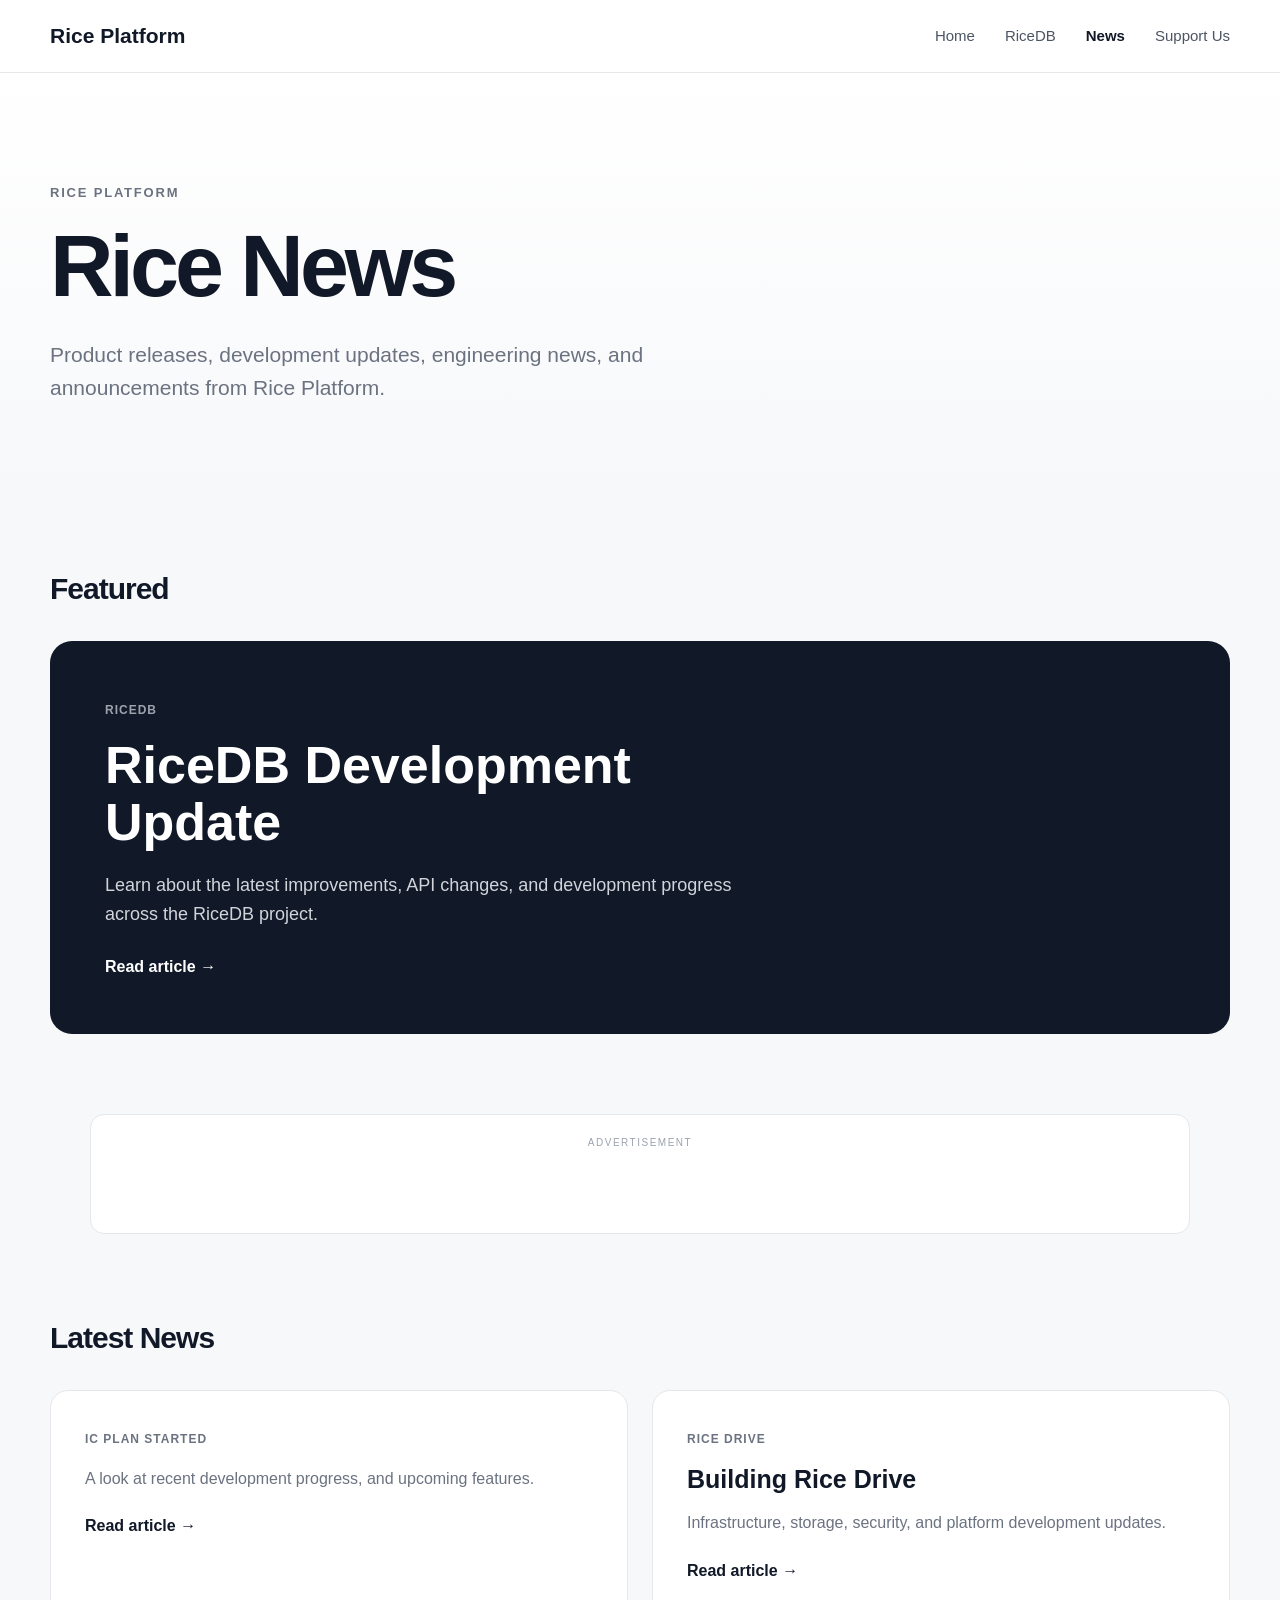
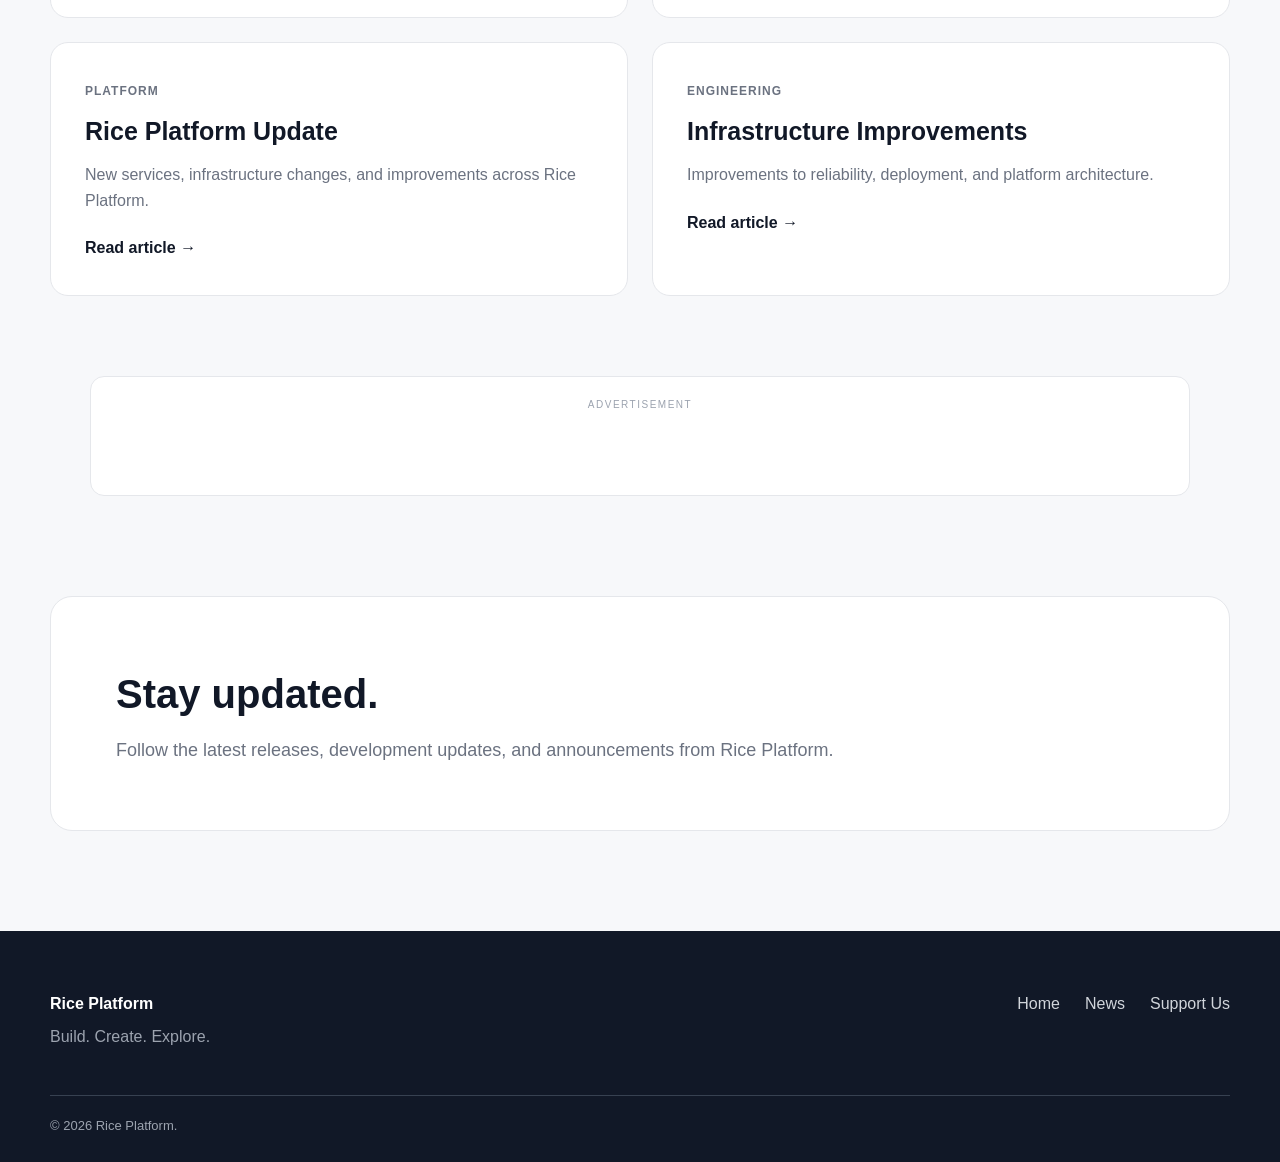
<file: news/index.html>
<!DOCTYPE html>
<html lang="en">

<head>
    <meta charset="UTF-8">
    <meta name="viewport" content="width=device-width, initial-scale=1.0">

    <title>Rice News | Rice Platform</title>
    <meta name="description" content="Latest news and updates from Rice Platform.">

    <link rel="stylesheet" href="styles.css">

    <!-- Google AdSense -->
    <script async
        src="https://pagead2.googlesyndication.com/pagead/js/adsbygoogle.js?client=ca-pub-XXXXXXXXXXXX"
        crossorigin="anonymous">
    </script>
</head>

<body>

<header class="site-header">
    <div class="nav-container">

        <a href="/" class="logo">
            Rice Platform
        </a>

        <nav class="nav-links">
            <a href="/">Home</a>
            <a href="/db/">RiceDB</a>
            <a href="/news/" class="active">News</a>
            <a href="/support/">Support Us</a>
        </nav>

    </div>
</header>


<main>

    <section class="hero">
        <div class="container">

            <p class="eyebrow">RICE PLATFORM</p>

            <h1>Rice News</h1>

            <p class="hero-description">
                Product releases, development updates,
                engineering news, and announcements from Rice Platform.
            </p>

        </div>
    </section>


    <section class="container">

        <div class="section-header">
            <h2>Featured</h2>
        </div>

        <article class="featured-news">

            <div class="featured-content">

                <span class="category">
                    RiceDB
                </span>

                <h2>
                    RiceDB Development Update
                </h2>

                <p>
                    Learn about the latest improvements,
                    API changes, and development progress
                    across the RiceDB project.
                </p>

                <a href="/news/articles/"
                   class="read-more">
                    Read article →
                </a>

            </div>

        </article>

    </section>


    <!-- =========================
         GOOGLE ADSENSE AD #1
    ========================== -->

    <section class="ad-section">

        <div class="ad-container">

            <p class="ad-label">
                ADVERTISEMENT
            </p>

            <ins class="adsbygoogle"
                 style="display:block"
                 data-ad-client="ca-pub-XXXXXXXXXXXX"
                 data-ad-slot="1111111111"
                 data-ad-format="auto"
                 data-full-width-responsive="true">
            </ins>

            <script>
                (adsbygoogle = window.adsbygoogle || []).push({});
            </script>

        </div>

    </section>


    <section class="container">

        <div class="section-header">

            <h2>Latest News</h2>

        </div>


        <div class="news-grid">

            <article class="news-card">

                <span class="category">
                    IC plan started
                </span>

                <h3>
                    
                </h3>

                <p>
                    A look at recent development progress, and upcoming features.
                </p>

                <a href="/news/articles/"
                   class="read-more">
                    Read article →
                </a>

            </article>


            <article class="news-card">

                <span class="category">
                    Rice Drive
                </span>

                <h3>
                    Building Rice Drive
                </h3>

                <p>
                    Infrastructure, storage,
                    security, and platform development updates.
                </p>

                <a href="/news/articles/"
                   class="read-more">
                    Read article →
                </a>

            </article>


            <article class="news-card">

                <span class="category">
                    Platform
                </span>

                <h3>
                    Rice Platform Update
                </h3>

                <p>
                    New services, infrastructure changes,
                    and improvements across Rice Platform.
                </p>

                <a href="/news/articles/"
                   class="read-more">
                    Read article →
                </a>

            </article>


            <article class="news-card">

                <span class="category">
                    Engineering
                </span>

                <h3>
                    Infrastructure Improvements
                </h3>

                <p>
                    Improvements to reliability,
                    deployment, and platform architecture.
                </p>

                <a href="/news/articles/"
                   class="read-more">
                    Read article →
                </a>

            </article>

        </div>

    </section>


    <!-- =========================
         GOOGLE ADSENSE AD #2
    ========================== -->

    <section class="ad-section">

        <div class="ad-container">

            <p class="ad-label">
                ADVERTISEMENT
            </p>

            <ins class="adsbygoogle"
                 style="display:block"
                 data-ad-client="ca-pub-XXXXXXXXXXXX"
                 data-ad-slot="2222222222"
                 data-ad-format="auto"
                 data-full-width-responsive="true">
            </ins>

            <script>
                (adsbygoogle = window.adsbygoogle || []).push({});
            </script>

        </div>

    </section>


    <section class="container newsletter">

        <h2>
            Stay updated.
        </h2>

        <p>
            Follow the latest releases,
            development updates, and announcements
            from Rice Platform.
        </p>

    </section>

</main>


<footer class="site-footer">

    <div class="footer-container">

        <div>
            <strong>Rice Platform</strong>

            <p>
                Build. Create. Explore.
            </p>
        </div>

        <div class="footer-links">

            <a href="/">Home</a>

            <a href="/news/">
                News
            </a>

            <a href="/support/">
                Support Us
            </a>

        </div>

    </div>

    <div class="copyright">
        © 2026 Rice Platform.
    </div>

</footer>

</body>
</html>
</file>
<file: styles.css>
:root {
  --bg: #f6f8fc;
  --surface: #ffffff;
  --surface-2: #eef3fb;
  --text: #101828;
  --muted: #667085;
  --border: #dfe5ef;
  --primary: #1769e8;
  --primary-dark: #0d4eb7;
  --navy: #041b45;
  --shadow: 0 10px 30px rgba(21, 49, 91, 0.08);
}

* { box-sizing: border-box; }
html { scroll-behavior: smooth; }
body {
  margin: 0;
  font-family: Inter, system-ui, -apple-system, BlinkMacSystemFont, "Segoe UI", sans-serif;
  color: var(--text);
  background: var(--bg);
  line-height: 1.5;
}
a { color: inherit; text-decoration: none; }
button, input, select { font: inherit; }

.site-header {
  position: sticky;
  top: 0;
  z-index: 50;
  min-height: 72px;
  padding: 0 5vw;
  display: grid;
  grid-template-columns: auto 1fr auto;
  align-items: center;
  gap: 28px;
  background: rgba(255,255,255,.94);
  backdrop-filter: blur(18px);
  border-bottom: 1px solid rgba(223,229,239,.8);
}

.brand { display: flex; align-items: center; gap: 18px; }
.brand-name { font-size: 2.05rem; font-weight: 800; color: var(--primary); }
.brand-subtitle { font-size: .72rem; color: #475467; line-height: 1.25; }

.main-nav { display: flex; justify-content: center; gap: 24px; font-size: .9rem; }
.main-nav a { padding: 26px 0 22px; border-bottom: 3px solid transparent; }
.main-nav a:hover, .main-nav a.active { color: var(--primary); border-bottom-color: var(--primary); }

.header-actions { display: flex; align-items: center; gap: 10px; }
.icon-button, .menu-toggle {
  border: 0; background: transparent; cursor: pointer; font-size: 1.2rem;
}
.menu-toggle { display: none; }

.button {
  display: inline-flex;
  justify-content: center;
  align-items: center;
  gap: 8px;
  border-radius: 10px;
  font-weight: 700;
  border: 1px solid transparent;
  transition: transform .2s ease, box-shadow .2s ease, background .2s ease;
}
.button:hover { transform: translateY(-2px); box-shadow: var(--shadow); }
.button-small { padding: 10px 18px; font-size: .9rem; }
.button-large { padding: 14px 24px; }
.button-primary { background: linear-gradient(135deg, #2479f6, #0d55d6); color: #fff; }
.button-outline { border-color: var(--primary); color: var(--primary); background: transparent; }
.button-ghost { border-color: rgba(255,255,255,.7); color: #fff; background: rgba(255,255,255,.05); }

.hero {
  min-height: 520px;
  position: relative;
  overflow: hidden;
  display: grid;
  grid-template-columns: minmax(0, 1.35fr) minmax(300px, .75fr);
  align-items: center;
  gap: 60px;
  padding: 78px 10vw;
  color: #fff;
  background:
    radial-gradient(circle at 70% 115%, rgba(44,137,255,.9), transparent 31%),
    radial-gradient(circle at 72% 100%, #0e5ec4 0 22%, #071c46 45%, #020a1d 75%);
}
.stars {
  position: absolute; inset: 0; opacity: .6; pointer-events: none;
  background-image:
    radial-gradient(circle, rgba(255,255,255,.95) 0 1px, transparent 1.5px),
    radial-gradient(circle, rgba(79,173,255,.9) 0 1px, transparent 1.5px);
  background-size: 85px 85px, 130px 130px;
  background-position: 0 0, 30px 45px;
}
.earth-glow {
  position: absolute;
  width: 850px; height: 300px;
  right: -70px; bottom: -110px;
  border-radius: 50%;
  border-top: 2px solid rgba(87,187,255,.75);
  box-shadow: 0 -25px 80px rgba(32,132,255,.45);
  transform: rotate(-6deg);
}
.earth-glow::before,
.earth-glow::after {
  content: "";
  position: absolute;
  inset: 12px 8%;
  border-radius: 50%;
  border-top: 1px solid rgba(81,176,255,.55);
}
.hero-content, .mission-card { position: relative; z-index: 2; }
.eyebrow { letter-spacing: .13em; font-weight: 700; font-size: .74rem; color: #52a8ff; }
.hero h1 { margin: 8px 0 4px; font-size: clamp(3.2rem, 6vw, 5.6rem); line-height: .95; }
.hero h2 { margin: 18px 0 12px; font-size: clamp(1.5rem, 2.6vw, 2.3rem); font-weight: 500; }
.hero h2 span { color: #29a0ff; font-weight: 800; }
.hero-copy { color: rgba(255,255,255,.88); font-size: 1.05rem; }
.hero-actions { display: flex; gap: 14px; margin-top: 28px; flex-wrap: wrap; }

.mission-card {
  align-self: center;
  padding: 28px;
  border: 1px solid rgba(98,170,255,.45);
  border-radius: 18px;
  background: rgba(5, 30, 74, .74);
  box-shadow: 0 20px 60px rgba(0,0,0,.22);
}
.mission-card h3 { color: #3ca5ff; text-decoration: underline; text-underline-offset: 6px; }
.mission-card p { color: rgba(255,255,255,.88); }
.mission-card a { color: #35a9ff; font-weight: 700; }

.section { padding: 70px 8vw; }
.section-heading { text-align: center; margin-bottom: 34px; }
.section-heading h2 { margin: 0; font-size: 2rem; }
.section-heading h2::after {
  content: ""; display: block; width: 58px; height: 3px;
  background: var(--primary); margin: 12px auto 0; border-radius: 100px;
}

.product-grid {
  display: grid;
  grid-template-columns: repeat(6, minmax(0, 1fr));
  gap: 18px;
}
.product-card {
  min-height: 260px;
  padding: 22px;
  background: var(--surface);
  border: 1px solid var(--border);
  border-radius: 16px;
  box-shadow: var(--shadow);
  transition: transform .2s ease, border-color .2s ease;
}
.product-card:hover { transform: translateY(-6px); border-color: #9ec4ff; }
.product-icon {
  width: 54px; height: 54px; display: grid; place-items: center;
  border-radius: 14px; color: #fff; font-weight: 800; font-size: 1.05rem;
}
.purple { background: linear-gradient(135deg, #a268ff, #7338df); }
.blue { background: linear-gradient(135deg, #4b9cff, #1769e8); }
.green { background: linear-gradient(135deg, #54d36a, #10a441); }
.orange { background: linear-gradient(135deg, #ffb31d, #ff7d00); }
.cyan { background: linear-gradient(135deg, #42cbd4, #0ca1b0); }
.product-card h3 { margin: 18px 0 8px; }
.product-card p { color: var(--muted); min-height: 86px; }
.product-card a { color: var(--primary); font-weight: 700; font-size: .9rem; }

.lower-grid {
  display: grid;
  grid-template-columns: 1fr 1.15fr 1fr;
  gap: 24px;
  padding-top: 16px;
}
.panel {
  padding: 24px;
  background: var(--surface);
  border: 1px solid var(--border);
  border-radius: 18px;
  box-shadow: var(--shadow);
}
.panel-title { display: flex; gap: 12px; align-items: flex-start; }
.panel-title > span { color: var(--primary); font-size: 1.35rem; }
.panel-title h2 { margin: 0; font-size: 1.18rem; }
.panel-title p { margin: 4px 0 0; color: var(--muted); font-size: .84rem; }

.download-list, .news-list { margin-top: 18px; border: 1px solid var(--border); border-radius: 12px; overflow: hidden; }
.download-list a {
  display: flex; justify-content: space-between; gap: 12px;
  padding: 12px 14px; border-bottom: 1px solid var(--border); font-size: .9rem;
}
.download-list a:last-child { border-bottom: 0; }
.download-list strong { color: var(--primary); font-size: .8rem; }
.panel-link { display: block; margin-top: 18px; text-align: center; color: var(--primary); font-weight: 700; }

.news-list { border: 0; }
.news-list a {
  display: grid; grid-template-columns: 44px 1fr auto; gap: 12px;
  align-items: center; padding: 10px 0; border-bottom: 1px solid var(--border);
}
.news-thumb { width: 44px; height: 44px; display: grid; place-items: center; border-radius: 8px; background: var(--surface-2); color: var(--primary); font-weight: 800; }
.news-list strong, .news-list small { display: block; }
.news-list small { color: var(--muted); }
.news-list time { color: var(--muted); font-size: .74rem; }

.donation-form { margin-top: 18px; }
.donation-row { display: grid; grid-template-columns: 1fr 92px; gap: 10px; }
.donation-row input, .donation-row select, .footer-column select {
  width: 100%; padding: 11px 12px; border: 1px solid var(--border);
  border-radius: 10px; background: var(--surface); color: var(--text);
}
.donate { width: 100%; padding: 12px; border: 0; border-radius: 9px; margin-top: 10px; font-weight: 800; cursor: pointer; }
.paypal { background: #1468e8; color: #fff; }
.card { background: #080808; color: #fff; }
.wallet-row { display: grid; grid-template-columns: 1fr 1fr; gap: 10px; margin-top: 10px; }
.wallet-row button { padding: 11px; border-radius: 9px; border: 1px solid #aeb7c5; background: var(--surface); color: var(--text); }
.donation-message { min-height: 20px; text-align: center; color: #0b8d45; font-size: .85rem; }

.cta-section {
  margin: 25px 8vw 0;
  padding: 48px;
  border-radius: 24px;
  background: linear-gradient(135deg, #08295f, #115fc7);
  color: #fff;
  display: flex; justify-content: space-between; align-items: center; gap: 30px;
}
.cta-section h2 { margin: 6px 0; font-size: 2rem; }
.cta-section p { max-width: 700px; color: rgba(255,255,255,.82); }

.community-grid {
  display: grid; grid-template-columns: repeat(4, 1fr); gap: 18px;
}
.community-grid a {
  padding: 28px; border-radius: 16px; background: var(--surface);
  border: 1px solid var(--border); text-align: center; font-weight: 800;
  box-shadow: var(--shadow);
}

.site-footer {
  padding: 44px 8vw;
  display: grid;
  grid-template-columns: 1.5fr repeat(4, 1fr);
  gap: 34px;
  border-top: 1px solid var(--border);
  background: var(--surface);
}
.footer-brand strong { display: block; font-size: 1.8rem; color: var(--primary); }
.footer-brand span, .footer-brand small { display: block; color: var(--muted); margin-top: 8px; }
.footer-column h3 { font-size: .9rem; }
.footer-column a { display: block; color: var(--muted); margin: 8px 0; font-size: .84rem; }
.socials { display: flex; gap: 8px; margin-bottom: 16px; }
.socials a { width: 34px; height: 34px; display: grid; place-items: center; border-radius: 50%; background: var(--surface-2); color: var(--text); font-weight: 800; }

.sr-only {
  position: absolute;
  width: 1px; height: 1px;
  padding: 0; margin: -1px;
  overflow: hidden; clip: rect(0,0,0,0);
  white-space: nowrap; border: 0;
}

body.dark {
  --bg: #07111f;
  --surface: #0d1a2c;
  --surface-2: #13243a;
  --text: #edf4ff;
  --muted: #a5b4ca;
  --border: #233751;
  --shadow: 0 14px 40px rgba(0,0,0,.28);
}
body.dark .site-header { background: rgba(7,17,31,.92); }
body.dark .brand-subtitle { color: #a5b4ca; }

@media (max-width: 1180px) {
  .main-nav { gap: 14px; font-size: .82rem; }
  .product-grid { grid-template-columns: repeat(3, 1fr); }
  .lower-grid { grid-template-columns: 1fr 1fr; }
  .support-panel { grid-column: 1 / -1; }
}

@media (max-width: 900px) {
  .site-header { grid-template-columns: 1fr auto; }
  .menu-toggle { display: block; }
  .main-nav {
    display: none;
    position: absolute;
    top: 72px; left: 0; right: 0;
    padding: 18px 5vw;
    background: var(--surface);
    border-bottom: 1px solid var(--border);
    flex-direction: column;
  }
  .main-nav.open { display: flex; }
  .main-nav a { padding: 10px 0; border: 0; }
  .header-actions { display: none; }
  .hero { grid-template-columns: 1fr; padding: 70px 7vw; }
  .mission-card { max-width: 620px; }
  .site-footer { grid-template-columns: 1fr 1fr 1fr; }
}

@media (max-width: 640px) {
  .brand-subtitle { display: none; }
  .hero { min-height: auto; padding-top: 62px; }
  .hero h1 { font-size: 3.2rem; }
  .product-grid, .lower-grid, .community-grid { grid-template-columns: 1fr; }
  .support-panel { grid-column: auto; }
  .section { padding: 54px 5vw; }
  .cta-section { margin: 10px 5vw 0; padding: 34px 24px; flex-direction: column; align-items: flex-start; }
  .site-footer { grid-template-columns: 1fr 1fr; padding: 40px 5vw; }
  .footer-brand { grid-column: 1 / -1; }
}
</file>
<file: db/styles.css>
body{margin:0;font-family:Arial,sans-serif;background:#f5f7fb;color:#222}
nav{display:flex;justify-content:space-between;align-items:center;padding:20px 8%;background:#fff;position:sticky;top:0}
nav ul{display:flex;gap:20px;list-style:none}
nav a{text-decoration:none;color:#333}
.hero{background:linear-gradient(135deg,#2f61e9,#5a86ff);color:#fff;padding-bottom:80px}
.hero-content{padding:90px 8%}
button,.button{background:#fff;color:#2f61e9;border:none;padding:12px 18px;border-radius:8px;cursor:pointer;text-decoration:none;display:inline-block}
.section{padding:70px 8%}
.cards{display:flex;gap:20px;flex-wrap:wrap}
.card{background:#fff;padding:20px;border-radius:12px;box-shadow:0 5px 15px rgba(0,0,0,.08);flex:1;min-width:220px}
pre{background:#111827;color:#eee;padding:18px;border-radius:8px}
.support{text-align:center;background:#eef4ff}
footer{text-align:center;padding:30px;background:#111827;color:#fff}
</file>
<file: news/styles.css>
* {
    margin: 0;
    padding: 0;
    box-sizing: border-box;
}

html {
    scroll-behavior: smooth;
}

body {
    font-family:
        -apple-system,
        BlinkMacSystemFont,
        "Segoe UI",
        Roboto,
        Helvetica,
        Arial,
        sans-serif;

    background: #f7f8fa;
    color: #111827;

    line-height: 1.6;
}


/* =========================
   GENERAL
========================= */

.container {
    width: min(1180px, calc(100% - 48px));
    margin: 0 auto;
}


/* =========================
   HEADER
========================= */

.site-header {
    position: sticky;
    top: 0;

    background: rgba(255, 255, 255, 0.92);
    backdrop-filter: blur(16px);

    border-bottom: 1px solid #e5e7eb;

    z-index: 100;
}

.nav-container {
    width: min(1180px, calc(100% - 48px));
    height: 72px;

    margin: 0 auto;

    display: flex;
    align-items: center;
    justify-content: space-between;
}

.logo {
    font-size: 21px;
    font-weight: 750;

    color: #111827;
    text-decoration: none;
}

.nav-links {
    display: flex;
    gap: 30px;
}

.nav-links a {
    font-size: 15px;

    color: #4b5563;
    text-decoration: none;

    transition: 0.2s;
}

.nav-links a:hover {
    color: #111827;
}

.nav-links .active {
    color: #111827;
    font-weight: 600;
}


/* =========================
   HERO
========================= */

.hero {
    padding: 110px 0 85px;

    background:
        linear-gradient(
            180deg,
            #ffffff 0%,
            #f7f8fa 100%
        );
}

.eyebrow {
    color: #6b7280;

    font-size: 13px;
    font-weight: 700;

    letter-spacing: 1.8px;

    margin-bottom: 18px;
}

.hero h1 {
    font-size: clamp(52px, 8vw, 88px);

    line-height: 1;

    letter-spacing: -4px;

    margin-bottom: 28px;
}

.hero-description {
    max-width: 700px;

    font-size: 21px;

    color: #6b7280;
}


/* =========================
   SECTION
========================= */

.section-header {
    margin: 75px 0 28px;
}

.section-header h2 {
    font-size: 30px;

    letter-spacing: -1px;
}


/* =========================
   FEATURED
========================= */

.featured-news {
    background: #111827;

    color: white;

    min-height: 380px;

    border-radius: 22px;

    display: flex;
    align-items: flex-end;

    overflow: hidden;
}

.featured-content {
    max-width: 760px;

    padding: 55px;
}

.featured-content h2 {
    font-size: clamp(32px, 5vw, 52px);

    line-height: 1.1;

    margin: 15px 0 20px;
}

.featured-content p {
    color: #d1d5db;

    font-size: 18px;

    margin-bottom: 25px;
}


/* =========================
   CATEGORY
========================= */

.category {
    display: inline-block;

    font-size: 12px;
    font-weight: 700;

    text-transform: uppercase;

    letter-spacing: 1px;

    color: #6b7280;
}

.featured-news .category {
    color: #9ca3af;
}


/* =========================
   NEWS GRID
========================= */

.news-grid {
    display: grid;

    grid-template-columns:
        repeat(2, minmax(0, 1fr));

    gap: 24px;
}

.news-card {
    background: #ffffff;

    border: 1px solid #e5e7eb;

    border-radius: 18px;

    padding: 34px;

    transition:
        transform 0.2s ease,
        box-shadow 0.2s ease;
}

.news-card:hover {
    transform: translateY(-3px);

    box-shadow:
        0 16px 35px rgba(0, 0, 0, 0.06);
}

.news-card h3 {
    font-size: 25px;

    line-height: 1.25;

    margin: 13px 0 15px;
}

.news-card p {
    color: #6b7280;

    margin-bottom: 22px;
}


/* =========================
   LINKS
========================= */

.read-more {
    color: #111827;

    font-weight: 650;

    text-decoration: none;
}

.featured-news .read-more {
    color: white;
}

.read-more:hover {
    text-decoration: underline;
}


/* =========================
   GOOGLE ADS
========================= */

.ad-section {
    width: 100%;

    margin: 80px 0;
}

.ad-container {
    width: min(1100px, calc(100% - 48px));

    min-height: 120px;

    margin: 0 auto;

    padding: 20px;

    text-align: center;

    background: #ffffff;

    border: 1px solid #e5e7eb;

    border-radius: 14px;
}

.ad-label {
    font-size: 10px;

    letter-spacing: 1.5px;

    color: #9ca3af;

    margin-bottom: 12px;
}


/* =========================
   NEWSLETTER
========================= */

.newsletter {
    margin-top: 100px;
    margin-bottom: 100px;

    padding: 65px;

    background: #ffffff;

    border: 1px solid #e5e7eb;

    border-radius: 22px;
}

.newsletter h2 {
    font-size: 40px;

    margin-bottom: 10px;
}

.newsletter p {
    color: #6b7280;

    font-size: 18px;
}


/* =========================
   FOOTER
========================= */

.site-footer {
    background: #111827;

    color: white;

    padding: 60px 0 25px;
}

.footer-container {
    width: min(1180px, calc(100% - 48px));

    margin: 0 auto;

    display: flex;
    justify-content: space-between;

    gap: 30px;
}

.footer-container p {
    color: #9ca3af;

    margin-top: 8px;
}

.footer-links {
    display: flex;

    gap: 25px;
}

.footer-links a {
    color: #d1d5db;

    text-decoration: none;
}

.footer-links a:hover {
    color: white;
}

.copyright {
    width: min(1180px, calc(100% - 48px));

    margin: 45px auto 0;

    padding-top: 20px;

    border-top: 1px solid #374151;

    color: #9ca3af;

    font-size: 13px;
}


/* =========================
   MOBILE
========================= */

@media (max-width: 760px) {

    .container,
    .nav-container,
    .footer-container,
    .copyright,
    .ad-container {
        width: min(100% - 32px, 1180px);
    }

    .nav-container {
        height: auto;

        padding: 18px 0;

        flex-direction: column;

        gap: 15px;
    }

    .nav-links {
        gap: 18px;

        flex-wrap: wrap;

        justify-content: center;
    }

    .hero {
        padding: 75px 0 55px;
    }

    .hero h1 {
        letter-spacing: -2px;
    }

    .news-grid {
        grid-template-columns: 1fr;
    }

    .featured-content {
        padding: 35px 28px;
    }

    .newsletter {
        padding: 40px 28px;
    }

    .footer-container {
        flex-direction: column;
    }

    .footer-links {
        flex-wrap: wrap;
    }

}
</file>
